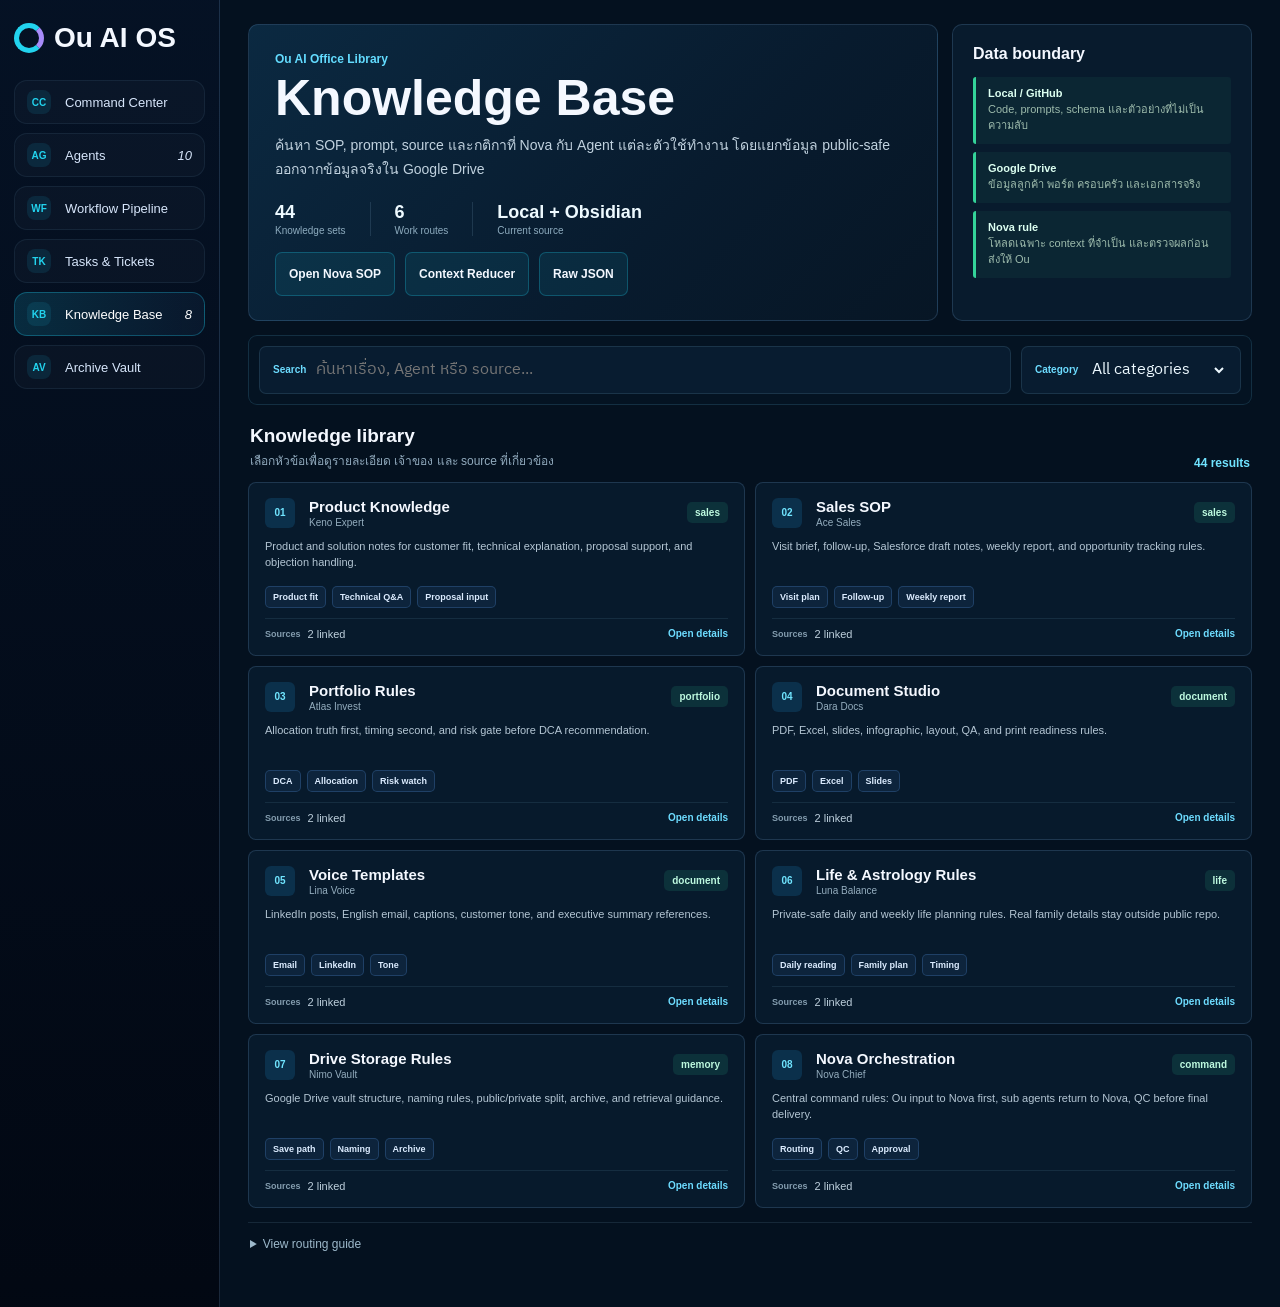
<file: knowledge.html>
<!doctype html>
<html lang="en">
  <head>
    <meta charset="utf-8" />
    <meta name="viewport" content="width=device-width, initial-scale=1" />
    <title>Ou AI Command Office - Knowledge Base</title>
    <style>
      :root {
        color-scheme: dark;
        --bg: #030b16;
        --panel: #071525;
        --line: rgba(119, 171, 217, 0.2);
        --text: #f4f8ff;
        --muted: #9fb1c8;
        --cyan: #22d3ee;
        --green: #34d399;
        --blue: #60a5fa;
        --purple: #a78bfa;
        --gold: #f59e0b;
      }
      * { box-sizing: border-box; }
      body {
        margin: 0;
        min-height: 100vh;
        color: var(--text);
        background:
          radial-gradient(circle at 35% 0%, rgba(32, 220, 255, 0.14), transparent 34%),
          radial-gradient(circle at 90% 70%, rgba(167, 139, 250, 0.13), transparent 30%),
          var(--bg);
        font-family: Inter, "Segoe UI", Arial, sans-serif;
      }
      a { color: inherit; text-decoration: none; }
      .shell {
        min-height: 100vh;
        display: grid;
        grid-template-columns: 220px minmax(0, 1fr);
      }
      .side {
        padding: 22px 14px;
        border-right: 1px solid var(--line);
        background: linear-gradient(180deg, rgba(5, 18, 36, 0.98), rgba(2, 8, 18, 0.98));
      }
      .brand {
        display: flex;
        align-items: center;
        gap: 10px;
        margin-bottom: 26px;
        font-size: 28px;
        font-weight: 900;
      }
      .brand-mark {
        width: 30px;
        height: 30px;
        border: 5px solid var(--cyan);
        border-right-color: var(--purple);
        border-radius: 50%;
      }
      .menu {
        display: grid;
        gap: 9px;
      }
      .menu a {
        display: grid;
        grid-template-columns: 28px 1fr auto;
        align-items: center;
        gap: 10px;
        min-height: 44px;
        padding: 9px 12px;
        border: 1px solid rgba(119, 171, 217, 0.1);
        border-radius: 13px;
        color: #d7e6fb;
        background: rgba(255, 255, 255, 0.025);
        font-size: 13px;
      }
      .menu a.active,
      .menu a:hover {
        border-color: rgba(32, 220, 255, 0.28);
        color: white;
        background: linear-gradient(90deg, rgba(32, 220, 255, 0.14), rgba(96, 165, 250, 0.06));
      }
      .icon {
        display: grid;
        place-items: center;
        width: 24px;
        height: 24px;
        border-radius: 8px;
        color: var(--cyan);
        background: rgba(32, 220, 255, 0.1);
        font-size: 10px;
        font-weight: 900;
      }
      .main {
        min-width: 0;
        padding: 26px;
      }
      .hero {
        display: grid;
        grid-template-columns: minmax(0, 1.35fr) minmax(280px, 0.65fr);
        gap: 18px;
        margin-bottom: 18px;
      }
      .hero-card,
      .guard-card,
      .kb-card,
      .route-card {
        border: 1px solid var(--line);
        border-radius: 18px;
        background:
          radial-gradient(circle at 12% 0%, rgba(32, 220, 255, 0.12), transparent 38%),
          linear-gradient(145deg, rgba(10, 30, 51, 0.86), rgba(4, 14, 27, 0.92));
        box-shadow: 0 22px 58px rgba(0, 0, 0, 0.28);
      }
      .hero-card {
        padding: 24px;
      }
      h1, h2, h3, p { margin: 0; }
      h1 { font-size: clamp(30px, 4vw, 48px); line-height: 1.02; }
      .hero-card p {
        max-width: 760px;
        margin-top: 12px;
        color: var(--muted);
        line-height: 1.6;
      }
      .hero-actions {
        display: flex;
        flex-wrap: wrap;
        gap: 10px;
        margin-top: 18px;
      }
      .hero-actions a {
        padding: 10px 13px;
        border: 1px solid rgba(32, 220, 255, 0.24);
        border-radius: 12px;
        background: rgba(32, 220, 255, 0.08);
        font-weight: 800;
        font-size: 13px;
      }
      .guard-card {
        padding: 18px;
      }
      .guard-card h2 { font-size: 18px; }
      .guard-card ul {
        display: grid;
        gap: 9px;
        margin: 14px 0 0;
        padding: 0;
        list-style: none;
      }
      .guard-card li {
        padding: 10px;
        border: 1px solid rgba(52, 211, 153, 0.16);
        border-radius: 12px;
        color: #cdeadd;
        background: rgba(52, 211, 153, 0.06);
        font-size: 12px;
      }
      .grid {
        display: grid;
        grid-template-columns: repeat(4, minmax(0, 1fr));
        gap: 14px;
      }
      .kb-card {
        min-height: 238px;
        padding: 15px;
        display: grid;
        gap: 12px;
      }
      .kb-card header {
        display: flex;
        justify-content: space-between;
        gap: 10px;
      }
      .kb-card h2 { font-size: 18px; }
      .owner {
        width: max-content;
        padding: 5px 8px;
        border-radius: 999px;
        color: #06111f;
        background: var(--green);
        font-size: 10px;
        font-weight: 900;
      }
      .kb-card p {
        color: #aebfd1;
        font-size: 12px;
        line-height: 1.5;
      }
      .chips {
        display: flex;
        flex-wrap: wrap;
        gap: 6px;
      }
      .chips span {
        padding: 5px 7px;
        border: 1px solid rgba(96, 165, 250, 0.22);
        border-radius: 999px;
        color: #dcecff;
        background: rgba(96, 165, 250, 0.08);
        font-size: 10px;
        font-weight: 800;
      }
      .sources {
        display: grid;
        gap: 5px;
        color: #88a4bb;
        font-size: 11px;
      }
      .routes {
        display: grid;
        grid-template-columns: repeat(6, minmax(0, 1fr));
        gap: 10px;
        margin-top: 18px;
      }
      .synced-section { margin-top: 18px; }
      .synced-heading { margin-bottom: 12px; }
      .synced-heading p { margin-top: 6px; color: var(--muted); }
      .route-card {
        padding: 12px;
      }
      .route-card strong {
        display: block;
        color: var(--cyan);
      }
      .route-card small {
        display: block;
        margin-top: 5px;
        color: var(--muted);
        line-height: 1.4;
      }
      @media (max-width: 1180px) {
        .shell { grid-template-columns: 78px minmax(0, 1fr); }
        .brand span, .menu span:not(.icon), .menu em { display: none; }
        .menu a { grid-template-columns: 1fr; justify-items: center; }
        .hero { grid-template-columns: 1fr; }
        .grid { grid-template-columns: repeat(2, minmax(0, 1fr)); }
        .routes { grid-template-columns: repeat(3, minmax(0, 1fr)); }
      }
      @media (max-width: 720px) {
        .shell { display: block; }
        .side { position: sticky; top: 0; z-index: 3; display: flex; gap: 12px; overflow-x: auto; padding: 12px; }
        .brand { margin: 0; min-width: 120px; }
        .menu { display: flex; }
        .menu a { min-width: 56px; }
        .main { padding: 16px; }
        .grid, .routes { grid-template-columns: 1fr; }
      }
    </style>
    <link rel="stylesheet" href="./ui-polish.css" />
  </head>
  <body class="knowledge-page">
    <div class="shell">
      <aside class="side">
        <a class="brand" href="./"><span class="brand-mark"></span><span>Ou AI OS</span></a>
        <nav class="menu" aria-label="Office navigation">
          <a href="./"><span class="icon">CC</span><span>Command Center</span></a>
          <a href="./team"><span class="icon">AG</span><span>Agents</span><em>10</em></a>
          <a href="./workflow"><span class="icon">WF</span><span>Workflow Pipeline</span></a>
          <a href="./tasks"><span class="icon">TK</span><span>Tasks & Tickets</span></a>
          <a class="active" href="./knowledge"><span class="icon">KB</span><span>Knowledge Base</span><em>8</em></a>
          <a href="https://drive.google.com/drive/folders/1uDn-U5ZFm7yRhoUu9gvdvu2xy3UGS_lU?usp=sharing" target="_blank" rel="noopener"><span class="icon">AV</span><span>Archive Vault</span></a>
        </nav>
      </aside>
      <main class="main">
        <section class="hero">
          <article class="hero-card">
            <span class="page-kicker">Ou AI Office Library</span>
            <h1>Knowledge Base</h1>
            <p>ค้นหา SOP, prompt, source และกติกาที่ Nova กับ Agent แต่ละตัวใช้ทำงาน โดยแยกข้อมูล public-safe ออกจากข้อมูลจริงใน Google Drive</p>
            <div class="kb-summary"><div><strong id="knowledgeTotal">8</strong><span>Knowledge sets</span></div><div><strong>6</strong><span>Work routes</span></div><div><strong id="knowledgeSource">Local</strong><span>Current source</span></div></div>
            <div class="hero-actions">
              <a href="./docs/nova_orchestration_sop.md">Open Nova SOP</a>
              <a href="./docs/nova_context_reducer.md">Context Reducer</a>
              <a href="./data/knowledge_base.json">Raw JSON</a>
            </div>
          </article>
          <aside class="guard-card">
            <h2>Data boundary</h2>
            <ul>
              <li><strong>Local / GitHub</strong><span>Code, prompts, schema และตัวอย่างที่ไม่เป็นความลับ</span></li>
              <li><strong>Google Drive</strong><span>ข้อมูลลูกค้า พอร์ต ครอบครัว และเอกสารจริง</span></li>
              <li><strong>Nova rule</strong><span>โหลดเฉพาะ context ที่จำเป็น และตรวจผลก่อนส่งให้ Ou</span></li>
            </ul>
          </aside>
        </section>
        <section class="kb-tools" aria-label="Knowledge filters"><label class="kb-search"><span>Search</span><input id="kbSearch" type="search" placeholder="ค้นหาเรื่อง, Agent หรือ source..." aria-label="Search knowledge" /></label><label class="kb-select"><span>Category</span><select id="kbFilter" aria-label="Filter knowledge category"><option value="all">All categories</option><option value="command">Command</option><option value="sales">Sales</option><option value="portfolio">Portfolio</option><option value="document">Document</option><option value="life">Life</option><option value="memory">Memory</option></select></label></section>
        <div class="kb-results-head"><div><h2>Knowledge library</h2><p>เลือกหัวข้อเพื่อดูรายละเอียด เจ้าของ และ source ที่เกี่ยวข้อง</p></div><strong id="kbResultCount">8 results</strong></div>
        <section class="grid" id="kbGrid"></section>
        <details class="route-section"><summary>View routing guide</summary><section class="routes" id="routeGrid"></section></details>
        <section class="synced-section" hidden>
          <div class="synced-heading">
            <h2>Synced from Obsidian</h2>
            <p id="obsidianSyncStatus">Loading public-safe notes...</p>
          </div>
          <div class="grid" id="obsidianGrid"></div>
        </section>
        <dialog id="kbDialog" class="kb-dialog"><button type="button" id="kbDialogClose" aria-label="Close knowledge details">Close</button><div id="kbDialogBody"></div></dialog>
      </main>
    </div>
    <script>
      const categories = [
        ["Product Knowledge", "Keno Expert", "sales", "Product and solution notes for customer fit, technical explanation, proposal support, and objection handling.", ["Product fit", "Technical Q&A", "Proposal input"], ["prompts/product_knowledge.md", "02_Sales_ProXES/Proposals/"]],
        ["Sales SOP", "Ace Sales", "sales", "Visit brief, follow-up, Salesforce draft notes, weekly report, and opportunity tracking rules.", ["Visit plan", "Follow-up", "Weekly report"], ["prompts/asm_sales.md", "prompts/customer_follow_up.md"]],
        ["Portfolio Rules", "Atlas Invest", "portfolio", "Allocation truth first, timing second, and risk gate before DCA recommendation.", ["DCA", "Allocation", "Risk watch"], ["prompts/portfolio_agent.md", "data/portfolio_plan.json"]],
        ["Document Studio", "Dara Docs", "document", "PDF, Excel, slides, infographic, layout, QA, and print readiness rules.", ["PDF", "Excel", "Slides"], ["prompts/document_studio.md", "05_Documents_Studio/"]],
        ["Voice Templates", "Lina Voice", "document", "LinkedIn posts, English email, captions, customer tone, and executive summary references.", ["Email", "LinkedIn", "Tone"], ["prompts/linkedin_email.md", "05_Documents_Studio/Templates/"]],
        ["Life & Astrology Rules", "Luna Balance", "life", "Private-safe daily and weekly life planning rules. Real family details stay outside public repo.", ["Daily reading", "Family plan", "Timing"], ["prompts/life_astrology.md", "06_Life_Astrology/"]],
        ["Drive Storage Rules", "Nimo Vault", "memory", "Google Drive vault structure, naming rules, public/private split, archive, and retrieval guidance.", ["Save path", "Naming", "Archive"], ["data/google_drive_structure.md", "99_Archive/"]],
        ["Nova Orchestration", "Nova Chief", "command", "Central command rules: Ou input to Nova first, sub agents return to Nova, QC before final delivery.", ["Routing", "QC", "Approval"], ["prompts/nova_orchestration_system.md", "data/context_manifest.json"]]
      ];
      let knowledgeItems = [...categories];
      const routes = [
        ["command", "Nova routing, morning engine, task classification."],
        ["sales", "Customer, product, proposal, follow-up, weekly report."],
        ["portfolio", "Allocation, DCA, risk, investment review."],
        ["document", "Docs, email, LinkedIn, PDF, Excel, presentation."],
        ["life", "Life planning, reminders, timing, astrology lens."],
        ["memory", "Drive vault, archive, naming, retrieval."]
      ];
      function renderKnowledge() {
        const query = document.querySelector("#kbSearch").value.trim().toLowerCase();
        const filter = document.querySelector("#kbFilter").value;
        const visible = knowledgeItems.filter((item) => (filter === "all" || item[2] === filter) && (!query || item.flat(3).join(" ").toLowerCase().includes(query)));
        document.querySelector("#kbResultCount").textContent = `${visible.length} result${visible.length === 1 ? "" : "s"}`;
        document.querySelector("#kbGrid").innerHTML = visible.map((item, index) => `
        <article class="kb-card" tabindex="0" role="button" data-kb-title="${item[0]}" aria-label="Open ${item[0]} details">
          <header><span class="kb-index">${String(index + 1).padStart(2, "0")}</span><div><h2>${item[0]}</h2><small>${item[1]}</small></div><span class="owner">${item[2]}</span></header>
          <p>${item[3]}</p>
          <div class="chips">${item[4].map((chip) => `<span>${chip}</span>`).join("")}</div>
          <div class="sources"><strong>Sources</strong><span>${item[5].length} linked</span><b>Open details</b></div>
        </article>
        `).join("") || '<p class="empty-state">No matching knowledge found.</p>';
        document.querySelectorAll("[data-kb-title]").forEach((card) => {
          const open = () => {
            const item = knowledgeItems.find((entry) => entry[0] === card.dataset.kbTitle);
            document.querySelector("#kbDialogBody").innerHTML = `<h2>${item[0]}</h2><p>${item[3]}</p><h3>Owner</h3><p>${item[1]}</p><h3>Sources</h3><p>${item[5].join("<br>")}</p>`;
            document.querySelector("#kbDialog").showModal();
          };
          card.addEventListener("click", open);
          card.addEventListener("keydown", (event) => { if (event.key === "Enter" || event.key === " ") open(); });
        });
      }
      document.querySelector("#kbSearch").addEventListener("input", renderKnowledge);
      document.querySelector("#kbFilter").addEventListener("change", renderKnowledge);
      document.querySelector("#kbDialogClose").addEventListener("click", () => document.querySelector("#kbDialog").close());
      renderKnowledge();
      document.querySelector("#routeGrid").innerHTML = routes.map((route) => `
        <article class="route-card"><strong>${route[0]}</strong><small>${route[1]}</small></article>
      `).join("");

      function escapeHtml(value) {
        return String(value ?? "").replace(/[&<>"']/g, (character) => ({
          "&": "&amp;", "<": "&lt;", ">": "&gt;", '"': "&quot;", "'": "&#039;"
        })[character]);
      }

      async function loadObsidianKnowledge() {
        const status = document.querySelector("#obsidianSyncStatus");
        const grid = document.querySelector("#obsidianGrid");
        try {
          const response = await fetch("./data/obsidian_knowledge.json", { cache: "no-store" });
          if (!response.ok) throw new Error(`HTTP ${response.status}`);
          const payload = await response.json();
          status.textContent = `${payload.count} public-safe notes synced at ${new Date(payload.generated_utc).toLocaleString()}`;
          const obsidianItems = payload.notes.map((note) => [
            note.title,
            "Obsidian Vault",
            ({ Agents: "command", Knowledge: "memory", Operations: "command", Prompts: "command", Reference: "memory" })[note.section] || "memory",
            note.summary,
            note.tags || [],
            [note.vault_path]
          ]);
          knowledgeItems = [...categories, ...obsidianItems];
          document.querySelector("#knowledgeTotal").textContent = knowledgeItems.length;
          document.querySelector("#knowledgeSource").textContent = "Local + Obsidian";
          renderKnowledge();
          grid.innerHTML = payload.notes.map((note) => `
            <article class="kb-card">
              <header><h2>${escapeHtml(note.title)}</h2><span class="owner">${escapeHtml(note.section)}</span></header>
              <p>${escapeHtml(note.summary)}</p>
              <div class="chips">${(note.tags || []).map((tag) => `<span>${escapeHtml(tag)}</span>`).join("")}</div>
              <div class="sources"><strong>Obsidian</strong><span>${escapeHtml(note.vault_path)}</span></div>
            </article>
          `).join("");
        } catch (error) {
          status.textContent = "No Obsidian export found. Run sync-obsidian.cmd on the office computer.";
          grid.innerHTML = "";
        }
      }

      loadObsidianKnowledge();
    </script>
  </body>
</html>
</file>
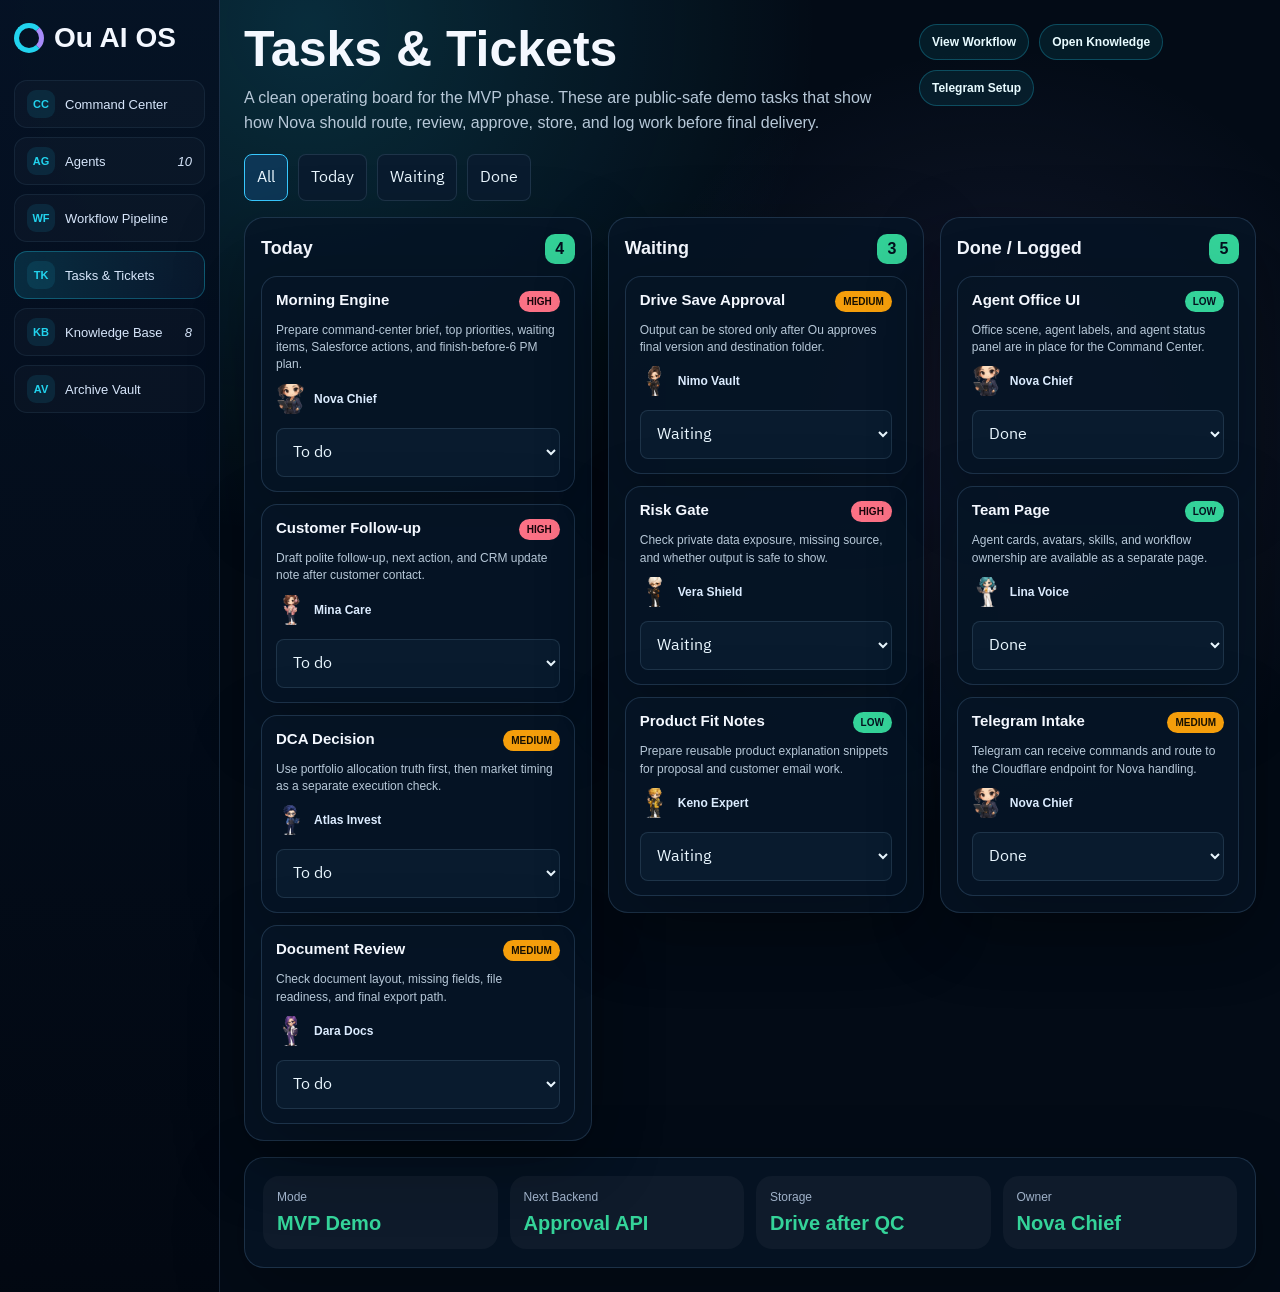
<file: tasks.html>
<!doctype html>
<html lang="en">
  <head>
    <meta charset="utf-8" />
    <meta name="viewport" content="width=device-width, initial-scale=1" />
    <title>Ou AI Command Office - Tasks & Tickets</title>
    <style>
      :root {
        color-scheme: dark;
        --bg: #030b16;
        --panel: rgba(7, 21, 37, 0.84);
        --line: rgba(119, 171, 217, 0.2);
        --text: #f4f8ff;
        --muted: #9fb1c8;
        --cyan: #22d3ee;
        --green: #34d399;
        --blue: #60a5fa;
        --purple: #a78bfa;
        --gold: #f59e0b;
        --red: #fb7185;
      }
      * { box-sizing: border-box; }
      body {
        margin: 0; min-height: 100vh; color: var(--text);
        background:
          radial-gradient(circle at 24% 2%, rgba(32, 220, 255, 0.16), transparent 32%),
          radial-gradient(circle at 78% 34%, rgba(167, 139, 250, 0.11), transparent 30%),
          #030b16;
        font-family: Inter, "Segoe UI", Arial, sans-serif;
      }
      a { color: inherit; text-decoration: none; }
      .shell { min-height: 100vh; display: grid; grid-template-columns: 220px minmax(0, 1fr); }
      .side {
        padding: 22px 14px; border-right: 1px solid var(--line);
        background: linear-gradient(180deg, rgba(5, 18, 36, 0.98), rgba(2, 8, 18, 0.98));
      }
      .brand { display: flex; align-items: center; gap: 10px; margin-bottom: 26px; font-size: 28px; font-weight: 900; }
      .brand-mark { width: 30px; height: 30px; border: 5px solid var(--cyan); border-right-color: var(--purple); border-radius: 50%; }
      .menu { display: grid; gap: 9px; }
      .menu a {
        display: grid; grid-template-columns: 28px 1fr auto; align-items: center; gap: 10px;
        min-height: 44px; padding: 9px 12px; border: 1px solid rgba(119, 171, 217, 0.1);
        border-radius: 13px; color: #d7e6fb; background: rgba(255, 255, 255, 0.025); font-size: 13px;
      }
      .menu a.active, .menu a:hover {
        border-color: rgba(32, 220, 255, 0.28);
        background: linear-gradient(90deg, rgba(32, 220, 255, 0.14), rgba(96, 165, 250, 0.06));
      }
      .icon { display: grid; place-items: center; width: 28px; height: 28px; border-radius: 9px; color: var(--cyan); background: rgba(32, 220, 255, 0.1); font-size: 11px; font-weight: 900; }
      .main { padding: 24px; }
      .top { display: flex; justify-content: space-between; align-items: flex-start; gap: 18px; margin-bottom: 18px; }
      h1, h2, h3, p { margin: 0; }
      h1 { font-size: clamp(30px, 4vw, 50px); line-height: 1; }
      .subtitle { margin-top: 12px; color: var(--muted); max-width: 720px; line-height: 1.55; }
      .actions { display: flex; flex-wrap: wrap; gap: 10px; }
      .actions a {
        padding: 10px 12px; border: 1px solid rgba(32, 220, 255, 0.25); border-radius: 999px;
        background: rgba(32, 220, 255, 0.08); color: #e8fbff; font-size: 12px; font-weight: 800;
      }
      .board { display: grid; grid-template-columns: 1.1fr 1fr 1fr; gap: 16px; align-items: start; }
      .column, .brief, .task {
        border: 1px solid var(--line); border-radius: 20px; background: var(--panel); box-shadow: 0 22px 70px rgba(0,0,0,0.25);
      }
      .column { padding: 16px; display: grid; gap: 12px; }
      .column-header { display: flex; align-items: center; justify-content: space-between; }
      .column-header h2 { font-size: 18px; }
      .count { display: grid; place-items: center; min-width: 30px; height: 30px; border-radius: 10px; color: #04111f; background: var(--green); font-weight: 900; }
      .task { padding: 14px; display: grid; gap: 10px; border-radius: 16px; }
      .task-top { display: flex; justify-content: space-between; gap: 12px; }
      .task h3 { font-size: 15px; }
      .task p { color: var(--muted); font-size: 12px; line-height: 1.45; }
      .agent { display: flex; align-items: center; gap: 8px; color: #dcecff; font-size: 12px; font-weight: 800; }
      .agent img { width: 30px; height: 30px; border-radius: 10px; object-fit: cover; }
      .priority { padding: 5px 8px; border-radius: 999px; font-size: 10px; font-weight: 900; text-transform: uppercase; }
      .high { color: #17040a; background: var(--red); }
      .medium { color: #160f02; background: var(--gold); }
      .low { color: #04111f; background: var(--green); }
      .brief { margin-top: 16px; padding: 18px; display: grid; grid-template-columns: repeat(4, minmax(0, 1fr)); gap: 12px; }
      .brief div { padding: 14px; border-radius: 16px; background: rgba(255,255,255,0.04); }
      .brief span { display: block; color: var(--muted); font-size: 12px; }
      .brief strong { display: block; margin-top: 8px; color: var(--green); font-size: 20px; }
      @media (max-width: 1120px) { .board { grid-template-columns: 1fr; } .brief { grid-template-columns: repeat(2, minmax(0, 1fr)); } }
      @media (max-width: 780px) {
        .shell { display: block; }
        .side { position: sticky; top: 0; z-index: 3; display: flex; gap: 12px; overflow-x: auto; padding: 12px; }
        .brand { margin: 0; min-width: 120px; }
        .menu { display: flex; }
        .menu a { min-width: 56px; grid-template-columns: 1fr; justify-items: center; }
        .menu span:not(.icon), .menu em, .brand span:last-child { display: none; }
        .main { padding: 16px; }
        .top { display: grid; }
        .brief { grid-template-columns: 1fr; }
      }
    </style>
    <link rel="stylesheet" href="./ui-polish.css" />
  </head>
  <body>
    <div class="shell">
      <aside class="side">
        <a class="brand" href="./"><span class="brand-mark"></span><span>Ou AI OS</span></a>
        <nav class="menu" aria-label="Office navigation">
          <a href="./"><span class="icon">CC</span><span>Command Center</span></a>
          <a href="./team.html"><span class="icon">AG</span><span>Agents</span><em>10</em></a>
          <a href="./workflow.html"><span class="icon">WF</span><span>Workflow Pipeline</span></a>
          <a class="active" href="./tasks.html"><span class="icon">TK</span><span>Tasks & Tickets</span></a>
          <a href="./knowledge.html"><span class="icon">KB</span><span>Knowledge Base</span><em>8</em></a>
          <a href="https://drive.google.com/drive/folders/1uDn-U5ZFm7yRhoUu9gvdvu2xy3UGS_lU?usp=sharing" target="_blank" rel="noopener"><span class="icon">AV</span><span>Archive Vault</span></a>
        </nav>
      </aside>
      <main class="main">
        <section class="top">
          <div>
            <h1>Tasks & Tickets</h1>
            <p class="subtitle">A clean operating board for the MVP phase. These are public-safe demo tasks that show how Nova should route, review, approve, store, and log work before final delivery.</p>
          </div>
          <div class="actions">
            <a href="./workflow.html">View Workflow</a>
            <a href="./knowledge.html">Open Knowledge</a>
            <a href="./docs/telegram_nova_setup.md">Telegram Setup</a>
          </div>
        </section>
        <section class="task-tools" aria-label="Task filters"><button class="active" data-task-filter="all">All</button><button data-task-filter="today">Today</button><button data-task-filter="waiting">Waiting</button><button data-task-filter="done">Done</button></section>

        <section class="board" aria-label="Task board">
          <article class="column" data-task-group="today">
            <div class="column-header"><h2>Today</h2><span class="count">4</span></div>
            <div class="task">
              <div class="task-top"><h3>Morning Engine</h3><span class="priority high">high</span></div>
              <p>Prepare command-center brief, top priorities, waiting items, Salesforce actions, and finish-before-6 PM plan.</p>
              <div class="agent"><img src="assets/office-agents/nova-chief.png" alt="Nova Chief" />Nova Chief</div>
            </div>
            <div class="task">
              <div class="task-top"><h3>Customer Follow-up</h3><span class="priority high">high</span></div>
              <p>Draft polite follow-up, next action, and CRM update note after customer contact.</p>
              <div class="agent"><img src="assets/office-agents/mina-care.png" alt="Mina Care" />Mina Care</div>
            </div>
            <div class="task">
              <div class="task-top"><h3>DCA Decision</h3><span class="priority medium">medium</span></div>
              <p>Use portfolio allocation truth first, then market timing as a separate execution check.</p>
              <div class="agent"><img src="assets/office-agents/atlas-invest.png" alt="Atlas Invest" />Atlas Invest</div>
            </div>
            <div class="task">
              <div class="task-top"><h3>Document Review</h3><span class="priority medium">medium</span></div>
              <p>Check document layout, missing fields, file readiness, and final export path.</p>
              <div class="agent"><img src="assets/office-agents/dara-docs.png" alt="Dara Docs" />Dara Docs</div>
            </div>
          </article>

          <article class="column" data-task-group="waiting">
            <div class="column-header"><h2>Waiting</h2><span class="count">3</span></div>
            <div class="task">
              <div class="task-top"><h3>Drive Save Approval</h3><span class="priority medium">medium</span></div>
              <p>Output can be stored only after Ou approves final version and destination folder.</p>
              <div class="agent"><img src="assets/office-agents/nimo-vault.png" alt="Nimo Vault" />Nimo Vault</div>
            </div>
            <div class="task">
              <div class="task-top"><h3>Risk Gate</h3><span class="priority high">high</span></div>
              <p>Check private data exposure, missing source, and whether output is safe to show.</p>
              <div class="agent"><img src="assets/office-agents/vera-shield.png" alt="Vera Shield" />Vera Shield</div>
            </div>
            <div class="task">
              <div class="task-top"><h3>Product Fit Notes</h3><span class="priority low">low</span></div>
              <p>Prepare reusable product explanation snippets for proposal and customer email work.</p>
              <div class="agent"><img src="assets/office-agents/keno-expert.png" alt="Keno Expert" />Keno Expert</div>
            </div>
          </article>

          <article class="column" data-task-group="done">
            <div class="column-header"><h2>Done / Logged</h2><span class="count">5</span></div>
            <div class="task">
              <div class="task-top"><h3>Agent Office UI</h3><span class="priority low">low</span></div>
              <p>Office scene, agent labels, and agent status panel are in place for the Command Center.</p>
              <div class="agent"><img src="assets/office-agents/nova-chief.png" alt="Nova Chief" />Nova Chief</div>
            </div>
            <div class="task">
              <div class="task-top"><h3>Team Page</h3><span class="priority low">low</span></div>
              <p>Agent cards, avatars, skills, and workflow ownership are available as a separate page.</p>
              <div class="agent"><img src="assets/office-agents/lina-voice.png" alt="Lina Voice" />Lina Voice</div>
            </div>
            <div class="task">
              <div class="task-top"><h3>Telegram Intake</h3><span class="priority medium">medium</span></div>
              <p>Telegram can receive commands and route to the Cloudflare endpoint for Nova handling.</p>
              <div class="agent"><img src="assets/office-agents/nova-chief.png" alt="Nova Chief" />Nova Chief</div>
            </div>
          </article>
        </section>

        <section class="brief" aria-label="Task status summary">
          <div><span>Mode</span><strong>MVP Demo</strong></div>
          <div><span>Next Backend</span><strong>Approval API</strong></div>
          <div><span>Storage</span><strong>Drive after QC</strong></div>
          <div><span>Owner</span><strong>Nova Chief</strong></div>
        </section>
      </main>
    </div>
    <script>
      const taskState = JSON.parse(localStorage.getItem("ou-task-status") || "{}");
      document.querySelectorAll(".task").forEach((task, index) => {
        const title = task.querySelector("h3")?.textContent || `Task ${index + 1}`;
        const select = document.createElement("select");
        select.setAttribute("aria-label", `Change status for ${title}`);
        select.innerHTML = '<option value="To do">To do</option><option value="In progress">In progress</option><option value="Waiting">Waiting</option><option value="Done">Done</option>';
        select.value = taskState[title] || (task.closest('[data-task-group="done"]') ? "Done" : task.closest('[data-task-group="waiting"]') ? "Waiting" : "To do");
        select.addEventListener("change", () => { taskState[title] = select.value; localStorage.setItem("ou-task-status", JSON.stringify(taskState)); task.dataset.status = select.value.toLowerCase().replace(" ", "-"); });
        task.appendChild(select); select.dispatchEvent(new Event("change"));
      });
      document.querySelectorAll("[data-task-filter]").forEach((button) => button.addEventListener("click", () => {
        document.querySelectorAll("[data-task-filter]").forEach((item) => item.classList.toggle("active", item === button));
        document.querySelectorAll("[data-task-group]").forEach((group) => { group.hidden = button.dataset.taskFilter !== "all" && group.dataset.taskGroup !== button.dataset.taskFilter; });
      }));
    </script>
  </body>
</html>
</file>
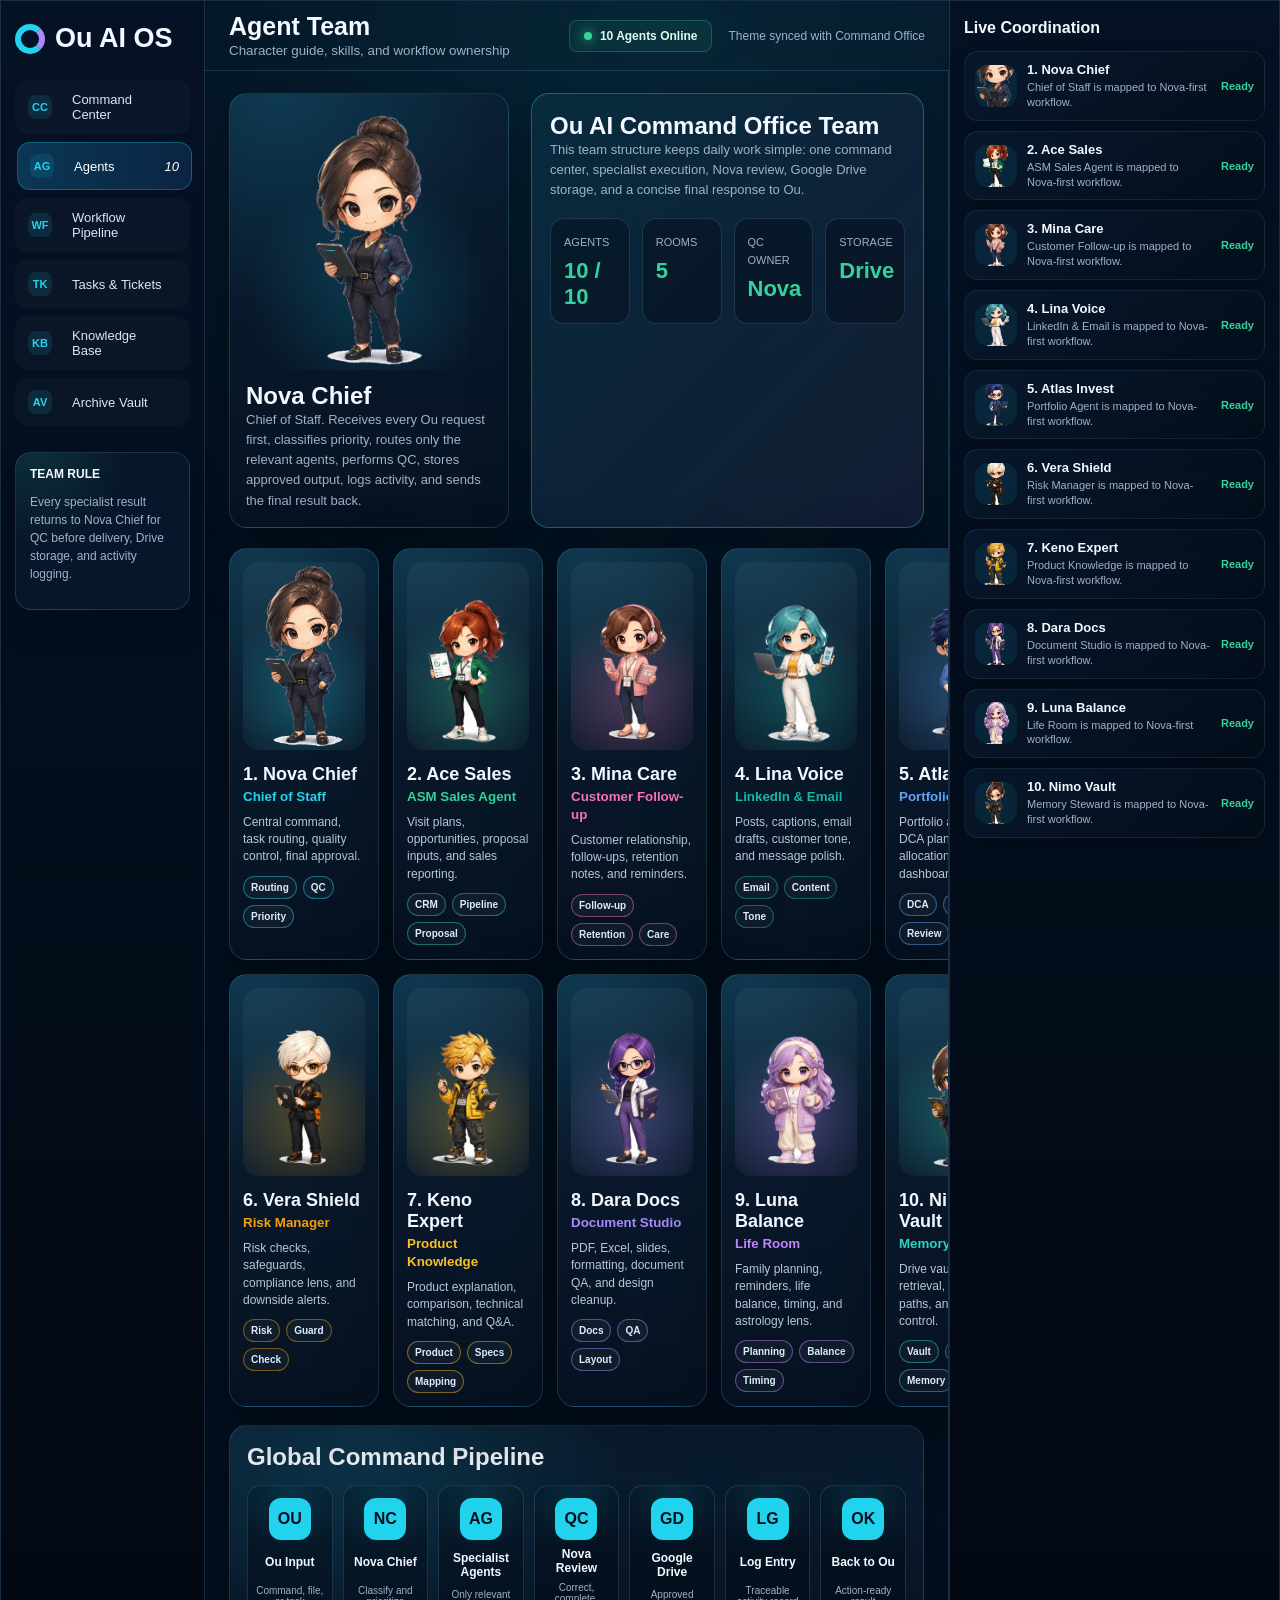
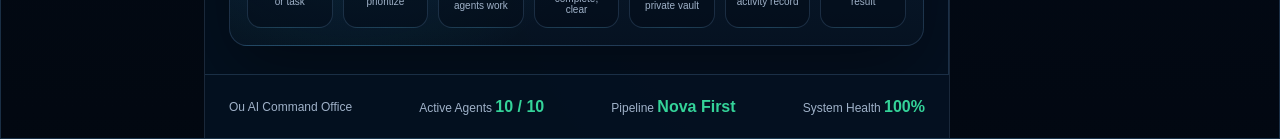
<file: team.html>
<!doctype html>
<html lang="en">
  <head>
    <meta charset="utf-8" />
    <meta name="viewport" content="width=device-width, initial-scale=1" />
    <title>Ou AI Command Office - Agent Team</title>
    <style>
      :root {
        color-scheme: dark;
        --bg: #030b16;
        --panel: #071525;
        --panel-2: #0a1b2f;
        --line: rgba(119, 171, 217, 0.2);
        --line-strong: rgba(32, 220, 255, 0.34);
        --text: #f4f8ff;
        --muted: #9fb1c8;
        --cyan: #22d3ee;
        --green: #34d399;
        --blue: #60a5fa;
        --pink: #f472b6;
        --purple: #a78bfa;
        --gold: #f59e0b;
        --shadow: 0 24px 70px rgba(0, 0, 0, 0.38);
      }

      * { box-sizing: border-box; }

      body {
        margin: 0;
        min-height: 100vh;
        overflow-x: hidden;
        color: var(--text);
        background:
          radial-gradient(circle at 42% 14%, rgba(32, 220, 255, 0.14), transparent 34%),
          radial-gradient(circle at 75% 84%, rgba(167, 139, 250, 0.13), transparent 30%),
          var(--bg);
        font-family: Inter, "Segoe UI", Arial, sans-serif;
      }

      a { color: inherit; text-decoration: none; }

      .os-shell {
        width: 100vw;
        min-height: 100vh;
        display: grid;
        grid-template-columns: 204px minmax(0, 1fr) 330px;
        grid-template-rows: 70px minmax(0, 1fr) 64px;
        background:
          radial-gradient(circle at 52% 0%, rgba(32, 220, 255, 0.1), transparent 38%),
          rgba(4, 16, 32, 0.94);
        border: 1px solid var(--line);
      }

      .side {
        grid-row: 1 / 4;
        padding: 22px 14px;
        border-right: 1px solid var(--line);
        background:
          linear-gradient(180deg, rgba(5, 18, 36, 0.98), rgba(2, 8, 16, 0.98)),
          rgba(4, 14, 27, 0.98);
      }

      .brand {
        display: flex;
        align-items: center;
        gap: 10px;
        margin-bottom: 26px;
        font-size: 27px;
        font-weight: 900;
      }

      .brand-mark {
        width: 30px;
        height: 30px;
        border-radius: 50%;
        border: 6px solid var(--cyan);
        border-right-color: var(--purple);
      }

      .menu {
        display: grid;
        gap: 8px;
      }

      .menu a {
        display: grid;
        grid-template-columns: 34px 1fr auto;
        align-items: center;
        gap: 10px;
        padding: 11px 12px;
        border: 1px solid transparent;
        border-radius: 13px;
        color: #d7e6fb;
        background: rgba(255, 255, 255, 0.025);
        font-size: 13px;
        transition: transform 160ms ease, border-color 160ms ease, background 160ms ease;
      }

      .menu a.active,
      .menu a:hover {
        border-color: rgba(32, 220, 255, 0.28);
        background:
          linear-gradient(90deg, rgba(32, 220, 255, 0.14), rgba(96, 165, 250, 0.06)),
          rgba(32, 132, 255, 0.1);
        color: white;
        transform: translateX(2px);
      }

      .nav-icon {
        width: 24px;
        height: 24px;
        display: grid;
        place-items: center;
        border-radius: 8px;
        background: rgba(32, 220, 255, 0.11);
        color: var(--cyan);
        font-size: 11px;
        font-weight: 900;
      }

      .side-card {
        margin-top: 26px;
        padding: 14px;
        border: 1px solid var(--line);
        border-radius: 16px;
        background:
          radial-gradient(circle at 12% 0%, rgba(52, 211, 153, 0.12), transparent 42%),
          rgba(9, 28, 49, 0.7);
        box-shadow: 0 14px 34px rgba(0, 0, 0, 0.2);
      }

      .side-card h3 {
        margin: 0 0 12px;
        font-size: 12px;
        text-transform: uppercase;
      }

      .side-card p,
      .side-card li {
        color: var(--muted);
        font-size: 12px;
        line-height: 1.5;
      }

      .side-card ul {
        display: grid;
        gap: 7px;
        padding-left: 16px;
        margin: 0;
      }

      .topbar {
        grid-column: 2 / 3;
        display: flex;
        align-items: center;
        justify-content: space-between;
        gap: 20px;
        padding: 0 24px;
        border-bottom: 1px solid var(--line);
      }

      .topbar h1 {
        margin: 0;
        font-size: 25px;
        letter-spacing: 0;
      }

      .topbar small {
        color: var(--muted);
      }

      .status-strip {
        display: flex;
        align-items: center;
        gap: 16px;
        color: var(--muted);
        font-size: 12px;
      }

      .pill {
        display: inline-flex;
        align-items: center;
        gap: 8px;
        padding: 8px 14px;
        border: 1px solid rgba(52, 211, 153, 0.26);
        border-radius: 8px;
        color: #dffbf0;
        background: rgba(52, 211, 153, 0.08);
        font-weight: 800;
      }

      .dot {
        width: 8px;
        height: 8px;
        border-radius: 50%;
        background: var(--green);
        box-shadow: 0 0 12px var(--green);
      }

      .main {
        grid-column: 2 / 3;
        overflow: auto;
        padding: 22px 24px 28px;
        border-right: 1px solid var(--line);
      }

      .team-hero {
        display: grid;
        grid-template-columns: 280px minmax(0, 1fr);
        gap: 22px;
        align-items: stretch;
        margin-bottom: 20px;
      }

      .nova-card,
      .team-card,
      .pipeline {
        border: 1px solid var(--line);
        border-radius: 18px;
        background:
          radial-gradient(circle at 18% 0%, rgba(32, 220, 255, 0.14), transparent 44%),
          linear-gradient(180deg, rgba(12, 32, 53, 0.94), rgba(6, 18, 33, 0.94));
        box-shadow: var(--shadow);
      }

      .nova-card {
        padding: 16px;
        display: grid;
        gap: 12px;
        min-height: 360px;
      }

      .nova-card img {
        width: 100%;
        height: 260px;
        object-fit: contain;
        object-position: bottom center;
        border-radius: 16px;
        background: radial-gradient(circle at 50% 70%, rgba(32, 220, 255, 0.16), transparent 55%);
      }

      .nova-card h2,
      .brief h2,
      .pipeline h2 {
        margin: 0;
        font-size: 24px;
      }

      .nova-card p,
      .brief p {
        margin: 0;
        color: var(--muted);
        font-size: 13px;
        line-height: 1.55;
      }

      .brief {
        padding: 18px;
        border: 1px solid var(--line-strong);
        border-radius: 18px;
        background:
          linear-gradient(135deg, rgba(32, 220, 255, 0.11), rgba(167, 139, 250, 0.07)),
          rgba(7, 21, 37, 0.9);
        box-shadow: 0 22px 60px rgba(0, 0, 0, 0.26);
      }

      .brief-grid {
        display: grid;
        grid-template-columns: repeat(4, minmax(0, 1fr));
        gap: 12px;
        margin-top: 18px;
      }

      .brief-stat {
        padding: 13px;
        border: 1px solid var(--line);
        border-radius: 14px;
        background: rgba(3, 11, 22, 0.42);
      }

      .brief-stat span {
        color: var(--muted);
        font-size: 11px;
        text-transform: uppercase;
      }

      .brief-stat strong {
        display: block;
        margin-top: 8px;
        font-size: 22px;
        color: var(--green);
      }

      .team-grid {
        display: grid;
        grid-template-columns: repeat(5, minmax(150px, 1fr));
        gap: 14px;
      }

      .team-card {
        position: relative;
        overflow: hidden;
        min-height: 336px;
        padding: 13px;
        cursor: pointer;
        transition: transform 160ms ease, border-color 160ms ease, box-shadow 160ms ease;
      }

      .team-card:hover {
        transform: translateY(-3px);
        border-color: var(--agent-color);
        box-shadow: 0 18px 45px color-mix(in srgb, var(--agent-color) 24%, transparent);
      }

      .team-card img {
        width: 100%;
        height: 188px;
        object-fit: contain;
        object-position: bottom center;
        border-radius: 16px;
        background:
          radial-gradient(circle at 50% 72%, color-mix(in srgb, var(--agent-color) 28%, transparent), transparent 58%),
          linear-gradient(180deg, rgba(255, 255, 255, 0.045), rgba(255, 255, 255, 0.015));
      }

      .team-card h3 {
        margin: 10px 0 2px;
        font-size: 18px;
      }

      .team-card small {
        color: var(--agent-color);
        font-weight: 900;
      }

      .team-card p {
        margin: 9px 0 0;
        color: var(--muted);
        font-size: 12px;
        line-height: 1.45;
      }

      .skill-row {
        display: flex;
        flex-wrap: wrap;
        gap: 6px;
        margin-top: 10px;
      }

      .skill-row span {
        padding: 5px 7px;
        border: 1px solid color-mix(in srgb, var(--agent-color) 46%, transparent);
        border-radius: 999px;
        color: #dcecff;
        background: rgba(255, 255, 255, 0.04);
        font-size: 10px;
        font-weight: 800;
      }

      .pipeline {
        margin-top: 18px;
        padding: 17px;
      }

      .pipe-grid {
        display: grid;
        grid-template-columns: repeat(7, minmax(0, 1fr));
        gap: 10px;
        margin-top: 14px;
      }

      .pipe-step {
        display: grid;
        gap: 7px;
        justify-items: center;
        padding: 12px 8px;
        border: 1px solid var(--line);
        border-radius: 14px;
        background:
          radial-gradient(circle at 50% 0%, rgba(32, 220, 255, 0.12), transparent 45%),
          rgba(3, 11, 22, 0.5);
        text-align: center;
      }

      .pipe-step b {
        display: grid;
        place-items: center;
        width: 42px;
        height: 42px;
        border-radius: 12px;
        color: #041020;
        background: var(--cyan);
      }

      .pipe-step strong {
        font-size: 12px;
      }

      .pipe-step small {
        color: var(--muted);
        font-size: 10px;
      }

      .right {
        grid-column: 3 / 4;
        grid-row: 1 / 4;
        padding: 18px 14px;
        background:
          linear-gradient(180deg, rgba(5, 18, 36, 0.98), rgba(2, 8, 18, 0.98)),
          rgba(3, 11, 22, 0.96);
        border-left: 1px solid var(--line);
      }

      .right h2 {
        margin: 0 0 14px;
        font-size: 16px;
      }

      .activity {
        display: grid;
        gap: 10px;
      }

      .activity article {
        display: grid;
        grid-template-columns: 42px 1fr auto;
        gap: 10px;
        align-items: center;
        padding: 10px;
        border: 1px solid rgba(119, 171, 217, 0.12);
        border-radius: 14px;
        background: linear-gradient(145deg, rgba(9, 28, 49, 0.72), rgba(4, 13, 25, 0.72));
        box-shadow: 0 10px 24px rgba(0, 0, 0, 0.14);
      }

      .activity img {
        width: 42px;
        height: 42px;
        border-radius: 13px;
        object-fit: cover;
        background: rgba(32, 220, 255, 0.08);
      }

      .activity strong {
        display: block;
        font-size: 13px;
      }

      .activity p {
        margin: 3px 0 0;
        color: var(--muted);
        font-size: 11px;
        line-height: 1.35;
      }

      .activity small {
        color: var(--green);
        font-size: 11px;
        font-weight: 900;
      }

      .footer {
        grid-column: 2 / 3;
        display: flex;
        align-items: center;
        justify-content: space-between;
        gap: 18px;
        padding: 0 24px;
        border-top: 1px solid var(--line);
        color: var(--muted);
        font-size: 12px;
      }

      .footer strong {
        color: var(--green);
        font-size: 16px;
      }

      @media (max-width: 1180px) {
        .os-shell {
          grid-template-columns: 78px minmax(0, 1fr);
          grid-template-rows: 70px auto auto;
        }
        .side { grid-row: 1 / 4; }
        .brand span,
        .menu a span:not(.nav-icon),
        .menu a em,
        .side-card { display: none; }
        .menu a { grid-template-columns: 1fr; justify-items: center; padding: 10px; }
        .topbar, .main, .footer { grid-column: 2 / 3; }
        .right { display: none; }
        .team-grid { grid-template-columns: repeat(3, minmax(150px, 1fr)); }
        .pipe-grid { grid-template-columns: repeat(4, minmax(0, 1fr)); }
      }

      @media (max-width: 760px) {
        .os-shell {
          display: block;
          width: 100%;
        }
        .side {
          position: sticky;
          top: 0;
          z-index: 10;
          display: flex;
          gap: 12px;
          overflow-x: auto;
          padding: 12px;
        }
        .brand { margin: 0; min-width: 122px; }
        .menu {
          display: flex;
          gap: 8px;
        }
        .menu a {
          min-width: 54px;
        }
        .topbar {
          padding: 16px;
          align-items: flex-start;
        }
        .status-strip { display: none; }
        .main { padding: 14px; }
        .team-hero { grid-template-columns: 1fr; }
        .brief-grid { grid-template-columns: repeat(2, minmax(0, 1fr)); }
        .team-grid { grid-template-columns: repeat(2, minmax(0, 1fr)); }
        .pipe-grid { grid-template-columns: repeat(2, minmax(0, 1fr)); }
        .footer { padding: 16px; flex-wrap: wrap; }
      }
    </style>
    <link rel="stylesheet" href="./ui-polish.css" />
  </head>
  <body>
    <div class="os-shell">
      <aside class="side">
        <a class="brand" href="./"><span class="brand-mark"></span><span>Ou AI OS</span></a>
        <nav class="menu" aria-label="Office navigation">
          <a href="./"><span class="nav-icon">CC</span><span>Command Center</span></a>
          <a class="active" href="./team.html"><span class="nav-icon">AG</span><span>Agents</span><em>10</em></a>
          <a href="./workflow.html"><span class="nav-icon">WF</span><span>Workflow Pipeline</span></a>
          <a href="./tasks.html"><span class="nav-icon">TK</span><span>Tasks & Tickets</span></a>
          <a href="./knowledge.html"><span class="nav-icon">KB</span><span>Knowledge Base</span></a>
          <a href="https://drive.google.com/drive/folders/1uDn-U5ZFm7yRhoUu9gvdvu2xy3UGS_lU?usp=sharing" target="_blank" rel="noopener"><span class="nav-icon">AV</span><span>Archive Vault</span></a>
        </nav>
        <section class="side-card">
          <h3>Team Rule</h3>
          <p>Every specialist result returns to Nova Chief for QC before delivery, Drive storage, and activity logging.</p>
        </section>
      </aside>

      <header class="topbar">
        <div>
          <h1>Agent Team</h1>
          <small>Character guide, skills, and workflow ownership</small>
        </div>
        <div class="status-strip">
          <span class="pill"><span class="dot"></span> 10 Agents Online</span>
          <span>Theme synced with Command Office</span>
        </div>
      </header>

      <main class="main">
        <section class="team-hero">
          <article class="nova-card">
            <img src="assets/office-agents/nova-chief.png" alt="Nova Chief avatar" />
            <div>
              <h2>Nova Chief</h2>
              <p>Chief of Staff. Receives every Ou request first, classifies priority, routes only the relevant agents, performs QC, stores approved output, logs activity, and sends the final result back.</p>
            </div>
          </article>

          <article class="brief">
            <h2>Ou AI Command Office Team</h2>
            <p>This team structure keeps daily work simple: one command center, specialist execution, Nova review, Google Drive storage, and a concise final response to Ou.</p>
            <div class="brief-grid">
              <div class="brief-stat"><span>Agents</span><strong>10 / 10</strong></div>
              <div class="brief-stat"><span>Rooms</span><strong>5</strong></div>
              <div class="brief-stat"><span>QC Owner</span><strong>Nova</strong></div>
              <div class="brief-stat"><span>Storage</span><strong>Drive</strong></div>
            </div>
          </article>
        </section>

        <section class="team-grid" id="teamGrid" aria-label="Agent cards"></section>

        <section class="pipeline" id="workflow">
          <h2>Global Command Pipeline</h2>
          <div class="pipe-grid">
            <div class="pipe-step"><b>OU</b><strong>Ou Input</strong><small>Command, file, or task</small></div>
            <div class="pipe-step"><b>NC</b><strong>Nova Chief</strong><small>Classify and prioritize</small></div>
            <div class="pipe-step"><b>AG</b><strong>Specialist Agents</strong><small>Only relevant agents work</small></div>
            <div class="pipe-step"><b>QC</b><strong>Nova Review</strong><small>Correct, complete, clear</small></div>
            <div class="pipe-step"><b>GD</b><strong>Google Drive</strong><small>Approved private vault</small></div>
            <div class="pipe-step"><b>LG</b><strong>Log Entry</strong><small>Traceable activity record</small></div>
            <div class="pipe-step"><b>OK</b><strong>Back to Ou</strong><small>Action-ready result</small></div>
          </div>
        </section>
      </main>

      <aside class="right">
        <h2>Live Coordination</h2>
        <div class="activity" id="activity"></div>
      </aside>

      <footer class="footer">
        <span>Ou AI Command Office</span>
        <span>Active Agents <strong>10 / 10</strong></span>
        <span>Pipeline <strong>Nova First</strong></span>
        <span>System Health <strong>100%</strong></span>
      </footer>
    </div>

    <script>
      const agents = [
        { no: 1, key: "nova", name: "Nova Chief", role: "Chief of Staff", color: "#22d3ee", avatar: "assets/office-agents/nova-chief.png", duty: "Central command, task routing, quality control, final approval.", skills: ["Routing", "QC", "Priority"] },
        { no: 2, key: "ace", name: "Ace Sales", role: "ASM Sales Agent", color: "#34d399", avatar: "assets/office-agents/ace-sales.png", duty: "Visit plans, opportunities, proposal inputs, and sales reporting.", skills: ["CRM", "Pipeline", "Proposal"] },
        { no: 3, key: "mina", name: "Mina Care", role: "Customer Follow-up", color: "#f472b6", avatar: "assets/office-agents/mina-care.png", duty: "Customer relationship, follow-ups, retention notes, and reminders.", skills: ["Follow-up", "Retention", "Care"] },
        { no: 4, key: "lina", name: "Lina Voice", role: "LinkedIn & Email", color: "#14b8a6", avatar: "assets/office-agents/lina-voice.png", duty: "Posts, captions, email drafts, customer tone, and message polish.", skills: ["Email", "Content", "Tone"] },
        { no: 5, key: "atlas", name: "Atlas Invest", role: "Portfolio Agent", color: "#60a5fa", avatar: "assets/office-agents/atlas-invest.png", duty: "Portfolio analysis, DCA planning, allocation, and dashboards.", skills: ["DCA", "Allocation", "Review"] },
        { no: 6, key: "vera", name: "Vera Shield", role: "Risk Manager", color: "#f59e0b", avatar: "assets/office-agents/vera-shield.png", duty: "Risk checks, safeguards, compliance lens, and downside alerts.", skills: ["Risk", "Guard", "Check"] },
        { no: 7, key: "keno", name: "Keno Expert", role: "Product Knowledge", color: "#fbbf24", avatar: "assets/office-agents/keno-expert.png", duty: "Product explanation, comparison, technical matching, and Q&A.", skills: ["Product", "Specs", "Mapping"] },
        { no: 8, key: "dara", name: "Dara Docs", role: "Document Studio", color: "#a78bfa", avatar: "assets/office-agents/dara-docs.png", duty: "PDF, Excel, slides, formatting, document QA, and design cleanup.", skills: ["Docs", "QA", "Layout"] },
        { no: 9, key: "luna", name: "Luna Balance", role: "Life Room", color: "#c084fc", avatar: "assets/office-agents/luna-balance.png", duty: "Family planning, reminders, life balance, timing, and astrology lens.", skills: ["Planning", "Balance", "Timing"] },
        { no: 10, key: "nimo", name: "Nimo Vault", role: "Memory Steward", color: "#2dd4bf", avatar: "assets/office-agents/nimo-vault.png", duty: "Drive vault, tagging, retrieval, archive paths, and version control.", skills: ["Vault", "Archive", "Memory"] }
      ];

      const teamGrid = document.querySelector("#teamGrid");
      const activity = document.querySelector("#activity");

      teamGrid.innerHTML = agents.map((agent) => `
        <article class="team-card" style="--agent-color:${agent.color}">
          <img src="${agent.avatar}" alt="${agent.name} avatar" />
          <h3>${agent.no}. ${agent.name}</h3>
          <small>${agent.role}</small>
          <p>${agent.duty}</p>
          <div class="skill-row">${agent.skills.map((skill) => `<span>${skill}</span>`).join("")}</div>
        </article>
      `).join("");

      activity.innerHTML = agents.map((agent) => `
        <article>
          <img src="${agent.avatar}" alt="${agent.name}" />
          <div>
            <strong>${agent.no}. ${agent.name}</strong>
            <p>${agent.role} is mapped to Nova-first workflow.</p>
          </div>
          <small>Ready</small>
        </article>
      `).join("");
    </script>
  </body>
</html>
</file>
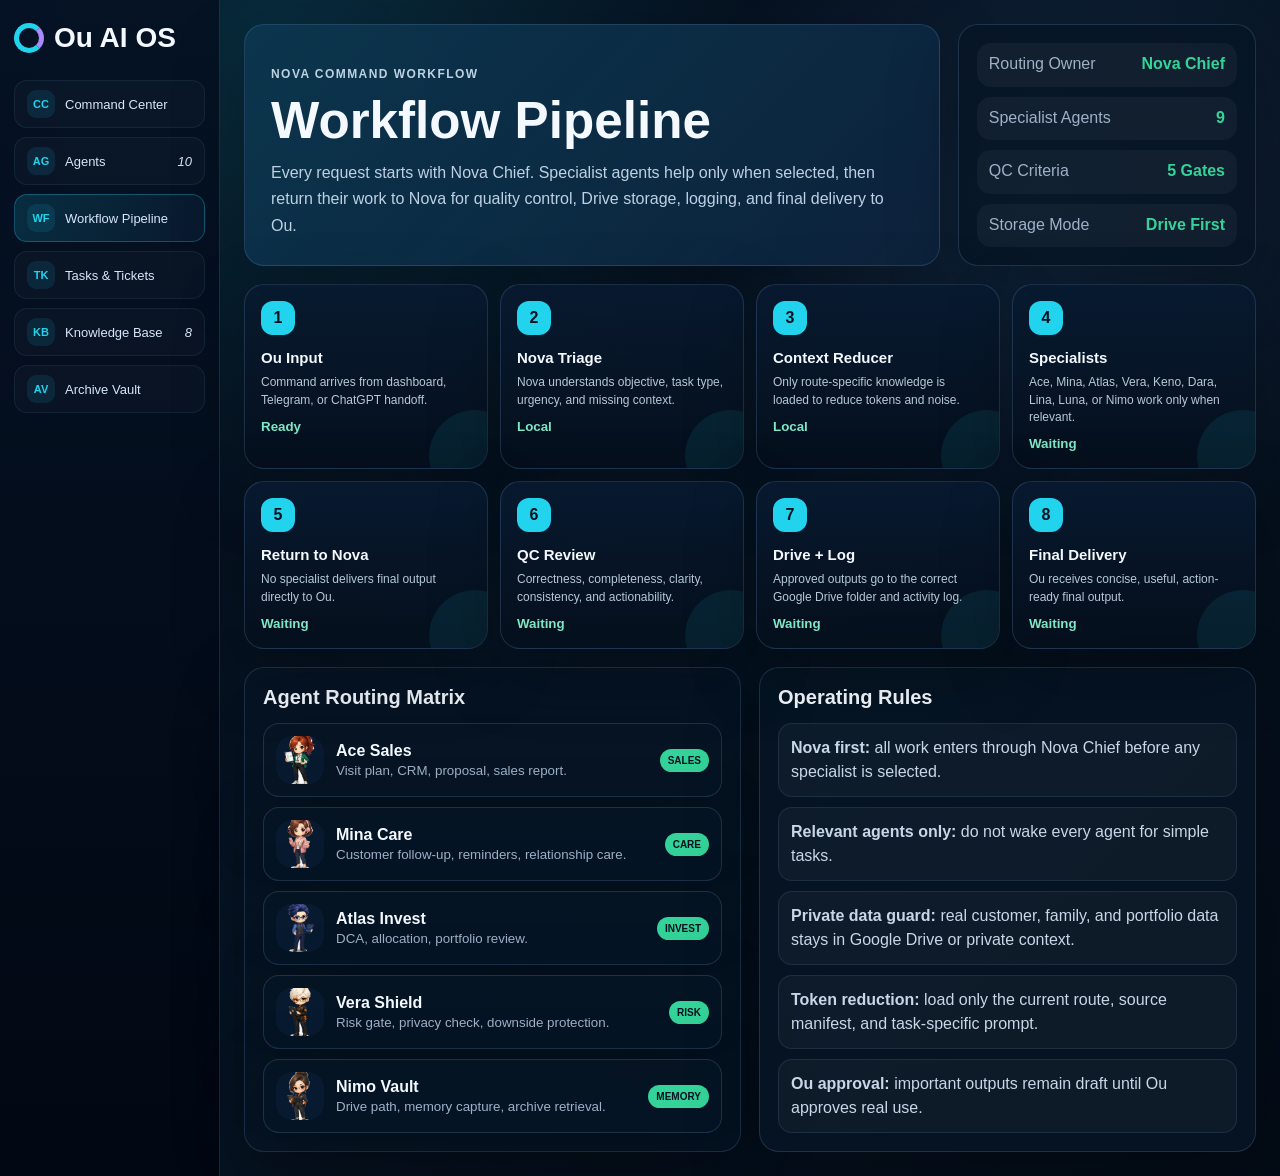
<file: workflow.html>
<!doctype html>
<html lang="en">
  <head>
    <meta charset="utf-8" />
    <meta name="viewport" content="width=device-width, initial-scale=1" />
    <title>Ou AI Command Office - Workflow Pipeline</title>
    <style>
      :root {
        color-scheme: dark;
        --bg: #030b16;
        --panel: rgba(7, 21, 37, 0.82);
        --panel-strong: rgba(9, 28, 50, 0.94);
        --line: rgba(119, 171, 217, 0.2);
        --text: #f4f8ff;
        --muted: #9fb1c8;
        --cyan: #22d3ee;
        --green: #34d399;
        --blue: #60a5fa;
        --purple: #a78bfa;
        --gold: #f59e0b;
      }
      * { box-sizing: border-box; }
      body {
        margin: 0;
        min-height: 100vh;
        color: var(--text);
        background:
          radial-gradient(circle at 22% 4%, rgba(32, 220, 255, 0.16), transparent 32%),
          radial-gradient(circle at 82% 18%, rgba(96, 165, 250, 0.12), transparent 26%),
          linear-gradient(135deg, #020713, #071525 46%, #030b16);
        font-family: Inter, "Segoe UI", Arial, sans-serif;
      }
      a { color: inherit; text-decoration: none; }
      .shell { min-height: 100vh; display: grid; grid-template-columns: 220px minmax(0, 1fr); }
      .side {
        padding: 22px 14px;
        border-right: 1px solid var(--line);
        background: linear-gradient(180deg, rgba(5, 18, 36, 0.98), rgba(2, 8, 18, 0.98));
      }
      .brand { display: flex; align-items: center; gap: 10px; margin-bottom: 26px; font-size: 28px; font-weight: 900; }
      .brand-mark { width: 30px; height: 30px; border: 5px solid var(--cyan); border-right-color: var(--purple); border-radius: 50%; }
      .menu { display: grid; gap: 9px; }
      .menu a {
        display: grid; grid-template-columns: 28px 1fr auto; align-items: center; gap: 10px;
        min-height: 44px; padding: 9px 12px; border: 1px solid rgba(119, 171, 217, 0.1);
        border-radius: 13px; color: #d7e6fb; background: rgba(255, 255, 255, 0.025); font-size: 13px;
      }
      .menu a.active, .menu a:hover {
        border-color: rgba(32, 220, 255, 0.28);
        background: linear-gradient(90deg, rgba(32, 220, 255, 0.14), rgba(96, 165, 250, 0.06));
      }
      .icon { display: grid; place-items: center; width: 28px; height: 28px; border-radius: 9px; color: var(--cyan); background: rgba(32, 220, 255, 0.1); font-size: 11px; font-weight: 900; }
      .main { padding: 24px; }
      .hero {
        display: grid; grid-template-columns: minmax(0, 1.4fr) minmax(280px, 0.6fr); gap: 18px; margin-bottom: 18px;
      }
      .card, .step, .matrix-card, .agent-card {
        border: 1px solid var(--line); border-radius: 20px; background: var(--panel); box-shadow: 0 22px 70px rgba(0, 0, 0, 0.26);
      }
      .hero-card { padding: 26px; background: linear-gradient(135deg, rgba(32, 220, 255, 0.13), rgba(96, 165, 250, 0.05)), var(--panel-strong); }
      .eyebrow { margin: 0 0 10px; color: var(--cyan); font-size: 12px; font-weight: 900; letter-spacing: 0.12em; text-transform: uppercase; }
      h1, h2, h3, p { margin: 0; }
      h1 { font-size: clamp(30px, 4vw, 52px); line-height: 1; }
      .hero-card p { margin-top: 14px; max-width: 760px; color: #bed1e4; line-height: 1.65; }
      .hero-stats { display: grid; gap: 10px; padding: 18px; }
      .stat { display: flex; justify-content: space-between; gap: 14px; padding: 12px; border-radius: 14px; background: rgba(255, 255, 255, 0.04); color: var(--muted); }
      .stat strong { color: var(--green); }
      .pipeline {
        display: grid; grid-template-columns: repeat(8, minmax(130px, 1fr)); gap: 12px; margin-bottom: 18px;
      }
      .step {
        position: relative; min-height: 156px; padding: 16px; overflow: hidden;
        background: linear-gradient(180deg, rgba(8, 26, 48, 0.96), rgba(5, 15, 28, 0.94));
      }
      .step::after {
        content: ""; position: absolute; inset: auto -34px -34px auto; width: 92px; height: 92px; border-radius: 50%;
        background: rgba(32, 220, 255, 0.08);
      }
      .step b { display: grid; place-items: center; width: 34px; height: 34px; border-radius: 12px; color: #04111f; background: var(--cyan); }
      .step h2 { margin-top: 14px; font-size: 15px; }
      .step p { margin-top: 8px; color: var(--muted); font-size: 12px; line-height: 1.45; }
      .matrix { display: grid; grid-template-columns: 1fr 1fr; gap: 18px; }
      .matrix-card { padding: 18px; }
      .matrix-card h2 { font-size: 20px; margin-bottom: 14px; }
      .agent-list { display: grid; gap: 10px; }
      .agent-card {
        display: grid; grid-template-columns: 48px 1fr auto; align-items: center; gap: 12px; padding: 12px; border-radius: 16px;
      }
      .avatar { width: 48px; height: 48px; border-radius: 16px; object-fit: cover; background: #081a2f; }
      .agent-card strong { display: block; }
      .agent-card small { display: block; margin-top: 3px; color: var(--muted); }
      .tag { padding: 6px 8px; border-radius: 999px; color: #04111f; background: var(--green); font-size: 10px; font-weight: 900; text-transform: uppercase; }
      .rule-list { display: grid; gap: 10px; color: #c8d7e7; line-height: 1.5; }
      .rule-list div { padding: 12px; border: 1px solid rgba(119, 171, 217, 0.14); border-radius: 14px; background: rgba(255, 255, 255, 0.035); }
      @media (max-width: 1320px) { .pipeline { grid-template-columns: repeat(4, minmax(0, 1fr)); } }
      @media (max-width: 920px) {
        .shell { display: block; }
        .side { position: sticky; top: 0; z-index: 3; display: flex; gap: 12px; overflow-x: auto; padding: 12px; }
        .brand { margin: 0; min-width: 120px; }
        .menu { display: flex; }
        .menu a { min-width: 56px; grid-template-columns: 1fr; justify-items: center; }
        .menu span:not(.icon), .menu em, .brand span:last-child { display: none; }
        .main { padding: 16px; }
        .hero, .matrix { grid-template-columns: 1fr; }
        .pipeline { grid-template-columns: 1fr; }
      }
    </style>
    <link rel="stylesheet" href="./ui-polish.css" />
  </head>
  <body>
    <div class="shell">
      <aside class="side">
        <a class="brand" href="./"><span class="brand-mark"></span><span>Ou AI OS</span></a>
        <nav class="menu" aria-label="Office navigation">
          <a href="./"><span class="icon">CC</span><span>Command Center</span></a>
          <a href="./team.html"><span class="icon">AG</span><span>Agents</span><em>10</em></a>
          <a class="active" href="./workflow.html"><span class="icon">WF</span><span>Workflow Pipeline</span></a>
          <a href="./tasks.html"><span class="icon">TK</span><span>Tasks & Tickets</span></a>
          <a href="./knowledge.html"><span class="icon">KB</span><span>Knowledge Base</span><em>8</em></a>
          <a href="https://drive.google.com/drive/folders/1uDn-U5ZFm7yRhoUu9gvdvu2xy3UGS_lU?usp=sharing" target="_blank" rel="noopener"><span class="icon">AV</span><span>Archive Vault</span></a>
        </nav>
      </aside>
      <main class="main">
        <section class="hero">
          <article class="card hero-card">
            <p class="eyebrow">Nova command workflow</p>
            <h1>Workflow Pipeline</h1>
            <p>Every request starts with Nova Chief. Specialist agents help only when selected, then return their work to Nova for quality control, Drive storage, logging, and final delivery to Ou.</p>
          </article>
          <aside class="card hero-stats">
            <div class="stat"><span>Routing Owner</span><strong>Nova Chief</strong></div>
            <div class="stat"><span>Specialist Agents</span><strong>9</strong></div>
            <div class="stat"><span>QC Criteria</span><strong>5 Gates</strong></div>
            <div class="stat"><span>Storage Mode</span><strong>Drive First</strong></div>
          </aside>
        </section>

        <section class="pipeline" aria-label="Global workflow pipeline">
          <article class="step" data-flow-step="ready"><b>1</b><h2>Ou Input</h2><p>Command arrives from dashboard, Telegram, or ChatGPT handoff.</p><small class="flow-state">Ready</small></article>
          <article class="step" data-flow-step="local"><b>2</b><h2>Nova Triage</h2><p>Nova understands objective, task type, urgency, and missing context.</p><small class="flow-state">Local</small></article>
          <article class="step" data-flow-step="local"><b>3</b><h2>Context Reducer</h2><p>Only route-specific knowledge is loaded to reduce tokens and noise.</p><small class="flow-state">Local</small></article>
          <article class="step" data-flow-step="waiting"><b>4</b><h2>Specialists</h2><p>Ace, Mina, Atlas, Vera, Keno, Dara, Lina, Luna, or Nimo work only when relevant.</p><small class="flow-state">Waiting</small></article>
          <article class="step"><b>5</b><h2>Return to Nova</h2><p>No specialist delivers final output directly to Ou.</p></article>
          <article class="step"><b>6</b><h2>QC Review</h2><p>Correctness, completeness, clarity, consistency, and actionability.</p></article>
          <article class="step"><b>7</b><h2>Drive + Log</h2><p>Approved outputs go to the correct Google Drive folder and activity log.</p></article>
          <article class="step"><b>8</b><h2>Final Delivery</h2><p>Ou receives concise, useful, action-ready final output.</p></article>
        </section>

        <section class="matrix">
          <article class="matrix-card">
            <h2>Agent Routing Matrix</h2>
            <div class="agent-list">
              <div class="agent-card"><img class="avatar" src="assets/office-agents/ace-sales.png" alt="Ace Sales" /><div><strong>Ace Sales</strong><small>Visit plan, CRM, proposal, sales report.</small></div><span class="tag">Sales</span></div>
              <div class="agent-card"><img class="avatar" src="assets/office-agents/mina-care.png" alt="Mina Care" /><div><strong>Mina Care</strong><small>Customer follow-up, reminders, relationship care.</small></div><span class="tag">Care</span></div>
              <div class="agent-card"><img class="avatar" src="assets/office-agents/atlas-invest.png" alt="Atlas Invest" /><div><strong>Atlas Invest</strong><small>DCA, allocation, portfolio review.</small></div><span class="tag">Invest</span></div>
              <div class="agent-card"><img class="avatar" src="assets/office-agents/vera-shield.png" alt="Vera Shield" /><div><strong>Vera Shield</strong><small>Risk gate, privacy check, downside protection.</small></div><span class="tag">Risk</span></div>
              <div class="agent-card"><img class="avatar" src="assets/office-agents/nimo-vault.png" alt="Nimo Vault" /><div><strong>Nimo Vault</strong><small>Drive path, memory capture, archive retrieval.</small></div><span class="tag">Memory</span></div>
            </div>
          </article>
          <article class="matrix-card">
            <h2>Operating Rules</h2>
            <div class="rule-list">
              <div><strong>Nova first:</strong> all work enters through Nova Chief before any specialist is selected.</div>
              <div><strong>Relevant agents only:</strong> do not wake every agent for simple tasks.</div>
              <div><strong>Private data guard:</strong> real customer, family, and portfolio data stays in Google Drive or private context.</div>
              <div><strong>Token reduction:</strong> load only the current route, source manifest, and task-specific prompt.</div>
              <div><strong>Ou approval:</strong> important outputs remain draft until Ou approves real use.</div>
            </div>
          </article>
        </section>
      </main>
    </div>
    <script>
      const latestRun = JSON.parse(localStorage.getItem("ou-command-history") || "[]")[0];
      document.querySelectorAll(".step").forEach((step, index) => {
        if (!step.querySelector(".flow-state")) {
          const state = document.createElement("small");
          state.className = "flow-state";
          state.textContent = index < 3 && latestRun ? "Local log" : "Waiting";
          step.appendChild(state);
        }
      });
    </script>
  </body>
</html>
</file>
<file: ui-polish.css>
@import url('https://fonts.googleapis.com/css2?family=IBM+Plex+Sans+Thai:wght@400;500;600;700&display=swap');
/* Shared local polish for the Ou AI OS pages. */
html {
  background: #030b16;
}

body, button, input, textarea, select { font-family: "IBM Plex Sans Thai", Inter, system-ui, sans-serif !important; }
.nova-chat-head-actions { display:flex; align-items:center; gap:8px; }
.nova-chat-head-actions button, .nova-chat-actions button { min-height:44px; border:1px solid rgba(72,201,255,.28); border-radius:8px; background:#0a2942; color:#e9f8ff; padding:8px 11px; font:inherit; cursor:pointer; }
.nova-route-meta { display:flex; flex-wrap:wrap; gap:6px; color:#b7cada; font-size:11px; }
.nova-route-meta span { padding:5px 7px; border:1px solid rgba(124,171,204,.18); border-radius:6px; background:rgba(255,255,255,.035); }
.nova-chat-actions { display:grid; grid-template-columns:repeat(2,minmax(0,1fr)); gap:7px; }
.nova-chat-actions[hidden] { display:none; }
.scene-name-fix::after { content:""; position:absolute; inset:-10px -14px; }
.os-feed article:nth-child(n+4) { display:none; }
.os-menu [data-action-title="Data & Insights"], .os-menu [data-action-title="Calendar"], .os-menu [data-action-title="Settings"] { display:none !important; }
.os-feed p, .subtitle, .team-card p, .task p, .step p { color:#b7c8d8 !important; }
.kb-tools, .task-tools { display:flex; gap:10px; margin:0 0 16px; }
.kb-tools input, .kb-tools select, .task-tools button, .task select { min-height:44px; border:1px solid var(--ux-border); border-radius:8px; background:#091b2e; color:#eaf7ff; padding:9px 12px; font:inherit; }
.kb-tools input { flex:1; min-width:0; }
.kb-card[role="button"] { cursor:pointer; }
.kb-dialog { width:min(560px,calc(100% - 28px)); border:1px solid rgba(78,202,255,.3); border-radius:10px; background:#071729; color:#eef9ff; padding:22px; box-shadow:0 30px 80px #000; }
.kb-dialog::backdrop { background:rgba(0,0,0,.72); }
.kb-dialog > button { float:right; min-height:44px; border:1px solid var(--ux-border); border-radius:8px; background:#0a2942; color:#fff; padding:8px 12px; }
.empty-state { color:var(--ux-muted); padding:24px; }
.task-tools button.active { border-color:#38c9ff; background:#0d3655; }
.task select { width:100%; margin-top:4px; }
.flow-state { display:inline-flex; margin-top:10px; color:#7ee7c5; font-weight:700; text-transform:none; }

/* Knowledge workspace */
.knowledge-page { background:#04111f; }
.knowledge-page .main { max-width:1480px; margin:0 auto; padding:24px 28px 40px; }
.knowledge-page .hero { grid-template-columns:minmax(0,1.5fr) minmax(300px,.5fr); gap:14px; margin-bottom:14px; }
.knowledge-page .hero-card, .knowledge-page .guard-card { border-radius:10px; box-shadow:none; }
.knowledge-page .hero-card { padding:24px 26px; background:linear-gradient(135deg,#0b2941,#081b2e 62%,#071625); }
.knowledge-page .page-kicker { color:#63dcff; font-size:12px; font-weight:700; }
.knowledge-page h1 { margin-top:6px; font-size:clamp(32px,4vw,50px) !important; letter-spacing:0; }
.knowledge-page .hero-card > p { max-width:780px; margin-top:10px; font-size:14px; line-height:1.7; color:#c1d2df; }
.knowledge-page .hero-actions { margin-top:16px; }
.knowledge-page .hero-actions a { min-height:44px; display:inline-flex; align-items:center; border-radius:7px; font-size:12px; }
.kb-summary { display:flex; gap:24px; margin-top:20px; }
.kb-summary div { display:grid; gap:2px; padding-right:24px; border-right:1px solid rgba(142,188,216,.16); }
.kb-summary div:last-child { border-right:0; }
.kb-summary strong { color:#eefaff; font-size:18px; }
.kb-summary span { color:#8eacbf; font-size:10px; }
.knowledge-page .guard-card { padding:20px; background:#081b2d; }
.knowledge-page .guard-card h2 { font-size:16px; }
.knowledge-page .guard-card ul { gap:8px; }
.knowledge-page .guard-card li { display:grid; gap:3px; padding:10px 12px; border:0; border-left:3px solid #34d399; border-radius:3px; background:rgba(52,211,153,.055); }
.knowledge-page .guard-card li strong { color:#dcfff1; font-size:11px; }
.knowledge-page .guard-card li span { color:#9dbbac; font-size:11px; line-height:1.45; }
.knowledge-page .kb-tools { position:sticky; top:10px; z-index:15; display:grid; grid-template-columns:minmax(0,1fr) 220px; gap:10px; margin:0 0 20px; padding:10px; border:1px solid rgba(91,171,212,.18); border-radius:9px; background:rgba(5,20,35,.96); backdrop-filter:blur(16px); }
.kb-search, .kb-select { display:grid; grid-template-columns:auto minmax(0,1fr); align-items:center; gap:10px; min-height:48px; padding:0 13px; border:1px solid rgba(120,174,207,.16); border-radius:7px; background:#081c30; }
.kb-search > span, .kb-select > span { color:#6ddcff; font-size:10px; font-weight:700; }
.kb-search input, .kb-select select { width:100%; min-height:44px; padding:0; border:0; outline:0; color:#edf9ff; background:transparent; }
.kb-results-head { display:flex; align-items:end; justify-content:space-between; gap:20px; margin:0 2px 12px; }
.kb-results-head h2 { font-size:19px; }
.kb-results-head p { margin-top:4px; color:#91aabd; font-size:12px; }
.kb-results-head > strong { color:#70e3ff; font-size:12px; }
.knowledge-page #kbGrid { grid-template-columns:repeat(2,minmax(0,1fr)); gap:10px; }
.knowledge-page .kb-card { min-height:0; padding:15px 16px; gap:10px; border-radius:8px; box-shadow:none; background:#071a2c; transition:border-color .18s ease,background .18s ease; }
.knowledge-page .kb-card:hover, .knowledge-page .kb-card:focus-visible { transform:none; border-color:rgba(58,205,255,.55); background:#0a2237; }
.knowledge-page .kb-card header { display:grid; grid-template-columns:34px minmax(0,1fr) auto; align-items:center; }
.kb-index { display:grid; place-items:center; width:30px; height:30px; border-radius:6px; color:#70e5ff; background:#0b304b; font-size:10px; font-weight:700; }
.knowledge-page .kb-card h2 { font-size:15px; }
.knowledge-page .kb-card header small { display:block; margin-top:2px; color:#94adbe; font-size:10px; }
.knowledge-page .owner { border-radius:5px; color:#bdf9df; background:rgba(52,211,153,.12); text-transform:none; }
.knowledge-page .kb-card p { min-height:38px; color:#b4c6d4; font-size:11px; }
.knowledge-page .chips span { border-radius:5px; font-size:9px; }
.knowledge-page .sources { display:flex; align-items:center; gap:7px; padding-top:9px; border-top:1px solid rgba(127,176,207,.12); }
.knowledge-page .sources strong { color:#849daf; font-size:9px; }
.knowledge-page .sources span { color:#bed0dd; }
.knowledge-page .sources b { margin-left:auto; color:#6ddcff; font-size:10px; }
.route-section { margin-top:14px; border-top:1px solid rgba(132,175,202,.14); }
.route-section summary { min-height:44px; padding:14px 2px; color:#9db9cb; font-size:12px; cursor:pointer; }
.knowledge-page .routes { margin-top:0; }
.knowledge-page .synced-section { padding-top:8px; border-top:1px solid rgba(132,175,202,.14); }
button:focus-visible, a:focus-visible, input:focus-visible, textarea:focus-visible, select:focus-visible { outline:3px solid #38c9ff !important; outline-offset:2px; }

@media (max-width: 760px) {
  .knowledge-page .main { padding:12px 12px 86px !important; }
  .knowledge-page .hero { display:block; }
  .knowledge-page .hero-card { padding:18px; }
  .knowledge-page .hero-card > p { font-size:12px; line-height:1.55; }
  .knowledge-page .page-kicker { font-size:10px; }
  .knowledge-page h1 { font-size:34px !important; }
  .knowledge-page .hero-actions { display:grid; grid-template-columns:1fr 1fr; }
  .knowledge-page .hero-actions a:last-child { display:none; }
  .kb-summary { gap:12px; }
  .kb-summary div { flex:1; padding-right:10px; }
  .kb-summary strong { font-size:15px; }
  .knowledge-page .guard-card { margin-top:10px; padding:13px; }
  .knowledge-page .guard-card ul { grid-template-columns:1fr; }
  .knowledge-page .guard-card li:nth-child(n+3) { display:none; }
  .kb-tools { position:sticky; top:8px; z-index:20; padding:8px; background:#061426; border-radius:8px; }
  .knowledge-page .kb-tools { grid-template-columns:1fr; gap:7px; margin-top:12px; }
  .kb-search, .kb-select { grid-template-columns:62px minmax(0,1fr); }
  .knowledge-page .kb-results-head { align-items:start; }
  .knowledge-page .kb-results-head p { display:none; }
  .knowledge-page #kbGrid { grid-template-columns:1fr !important; }
  .knowledge-page .kb-card { padding:13px; }
  .knowledge-page .kb-card p { min-height:0; }
  .knowledge-page .chips { display:none; }
  .knowledge-page .route-section, .knowledge-page .synced-section { display:none; }
  .task-tools { overflow-x:auto; padding-bottom:4px; }
  .task-tools button { flex:0 0 auto; }
  .office-scene { min-height: clamp(300px, 76vw, 390px) !important; overflow:hidden; }
  .office-scene-image { width:112% !important; max-width:none !important; margin-left:-6%; }
  .scene-name-fix { min-height:34px !important; font-size:10px !important; }
  .scene-name-fix::after { inset:-14px -18px; }
  .nova-chat-card.chat-expanded { position:fixed !important; inset:12px 10px 70px !important; z-index:9999; margin:0 !important; display:grid; grid-template-rows:auto auto 1fr auto auto; background:#061426 !important; box-shadow:0 0 0 999px rgba(0,0,0,.72),0 20px 70px #000; }
  .nova-chat-card.chat-expanded .nova-chat-log { max-height:none !important; height:auto; }
  .nova-chat-card.chat-expanded #novaChatExpand::after { content:" / Close"; }
  .os-nav { grid-template-columns:repeat(5,minmax(0,1fr)) !important; }
  .os-nav button { min-height:58px !important; padding:5px 2px !important; display:flex !important; flex-direction:column; justify-content:center; gap:3px; }
  .os-nav button span { display:block !important; font-size:9px !important; line-height:1.1; }
  .os-nav button i { font-size:11px; }
  .os-nav button b { display:none !important; }
  .os-nav button span { position:static !important; visibility:visible !important; opacity:1 !important; width:auto !important; height:auto !important; clip:auto !important; }
  .os-nav button[data-mobile-label] span { display:none !important; }
  .os-nav button[data-mobile-label] { position:relative !important; padding-bottom:16px !important; }
  .os-nav button[data-mobile-label]::after { content:attr(data-mobile-label); position:absolute; left:2px; right:2px; bottom:3px; display:block; color:#b9cddd; font-size:8px; line-height:1; text-align:center; white-space:nowrap; }
  .os-nav button[data-mobile-label] i { display:none !important; }
  .os-nav button[data-mobile-label] { padding:8px 2px !important; }
  .os-nav button[data-mobile-label]::after { position:static; font-size:10px; line-height:1.15; color:#d8e9f7; }
  .team-card { display:grid !important; grid-template-columns:88px minmax(0,1fr); gap:12px; align-items:center; padding:10px !important; }
  .team-card img { width:88px !important; height:88px !important; grid-row:1 / span 4; border-radius:10px !important; }
  .team-card h3, .team-card small, .team-card p, .team-card .skills { grid-column:2; }
  .team-card p { display:-webkit-box; -webkit-line-clamp:2; -webkit-box-orient:vertical; overflow:hidden; }
}

@media (prefers-reduced-motion: reduce) {
  *, *::before, *::after { animation-duration:.01ms !important; animation-iteration-count:1 !important; scroll-behavior:auto !important; transition-duration:.01ms !important; }
}

:root {
  --ux-surface: rgba(8, 22, 38, 0.92);
  --ux-surface-raised: rgba(12, 31, 52, 0.96);
  --ux-border: rgba(135, 177, 211, 0.16);
  --ux-muted: #9fb5c9;
}

body,
.shell,
.os-shell,
.main,
main,
section,
article,
aside,
nav,
div {
  min-width: 0;
}

body {
  font-family: "Leelawadee UI", "Segoe UI", Tahoma, Arial, sans-serif !important;
}

button,
a,
textarea {
  font: inherit;
}

button,
a {
  -webkit-tap-highlight-color: transparent;
}

:focus-visible {
  outline: 2px solid #22d3ee;
  outline-offset: 3px;
}

.ux-quick-actions {
  display: grid;
  grid-template-columns: repeat(2, minmax(0, 1fr));
  gap: 8px;
  margin-top: 14px;
}

.ux-quick-actions button {
  display: grid;
  grid-template-columns: 30px minmax(0, 1fr);
  gap: 9px;
  align-items: center;
  min-height: 58px;
  padding: 9px;
  border: 1px solid var(--ux-border);
  border-radius: 12px;
  color: #eaf7ff;
  background: linear-gradient(145deg, rgba(13, 39, 64, 0.9), rgba(5, 18, 32, 0.92));
  text-align: left;
  cursor: pointer;
  transition: transform 160ms ease, border-color 160ms ease, background 160ms ease;
}

.ux-quick-actions button:hover {
  transform: translateY(-2px);
  border-color: rgba(32, 220, 255, 0.42);
  background: linear-gradient(145deg, rgba(19, 53, 84, 0.96), rgba(7, 24, 42, 0.96));
}

.ux-quick-actions i {
  display: grid;
  place-items: center;
  width: 30px;
  height: 30px;
  border-radius: 9px;
  color: #06111f;
  background: #67e8f9;
  font-size: 9px;
  font-style: normal;
  font-weight: 900;
}

.ux-quick-actions strong,
.ux-quick-actions small {
  display: block;
}

.ux-quick-actions strong {
  font-size: 11px;
}

.ux-quick-actions small {
  margin-top: 3px;
  color: var(--ux-muted);
  font-size: 9px;
}

.ux-section-title {
  display: flex;
  align-items: end;
  justify-content: space-between;
  gap: 12px;
  margin-top: 16px;
}

.ux-section-title span {
  color: #eff9ff;
  font-size: 14px;
  font-weight: 900;
}

.ux-section-title small {
  color: var(--ux-muted);
  font-size: 9px;
}

.reference-dashboard .os-right {
  grid-template-rows: auto auto auto auto auto minmax(160px, 1fr) !important;
}

@media (max-width: 1380px) {
  body {
    height: auto !important;
    min-height: 100vh;
    overflow-x: hidden !important;
    overflow-y: auto !important;
  }

  .page {
    min-height: 100vh !important;
    height: auto !important;
    padding: 0 !important;
  }

  .page > .topbar,
  .page > .main,
  .page > .team-board,
  .page > .footer {
    display: none !important;
  }

  .reference-dashboard {
    position: relative !important;
    inset: auto !important;
    display: block !important;
    min-height: 100vh;
    overflow: visible !important;
    background: #020711;
  }

  .reference-dashboard .os-shell {
    width: 100% !important;
    height: auto !important;
    min-height: 100vh;
    display: grid !important;
    grid-template-columns: 78px minmax(0, 1fr) !important;
    grid-template-rows: 70px auto auto 64px !important;
  }

  .reference-dashboard .os-left {
    grid-column: 1 !important;
    grid-row: 1 / 5 !important;
    padding: 16px 10px !important;
  }

  .reference-dashboard .os-brand {
    justify-content: center;
  }

  .reference-dashboard .os-brand > span:last-child,
  .reference-dashboard .os-menu span,
  .reference-dashboard .os-menu b,
  .reference-dashboard .os-left > div:last-child {
    display: none;
  }

  .reference-dashboard .os-menu button,
  .reference-dashboard .os-menu a {
    grid-template-columns: 1fr !important;
    justify-items: center;
    min-height: 46px;
    padding: 9px !important;
  }

  .reference-dashboard .os-top {
    grid-column: 2 !important;
    grid-row: 1 !important;
  }

  .reference-dashboard .office-core {
    grid-column: 2 !important;
    grid-row: 2 !important;
    width: 100%;
    aspect-ratio: 1792 / 1024;
    min-height: 0;
  }

  .reference-dashboard .os-right {
    grid-column: 2 !important;
    grid-row: 3 !important;
    min-height: 560px;
    overflow-y: auto !important;
    overscroll-behavior: contain;
  }

  .reference-dashboard .os-feed {
    max-height: 360px;
  }

  .reference-dashboard .os-right .nova-chat-card {
    border: 1px solid rgba(52, 211, 153, 0.24);
    background: linear-gradient(145deg, rgba(8, 43, 45, 0.9), rgba(4, 20, 31, 0.94));
  }

  .reference-dashboard .os-right .nova-chat-log {
    max-height: 220px;
  }

  .reference-dashboard .os-bottom {
    grid-column: 2 !important;
    grid-row: 4 !important;
  }
}

@media (max-width: 760px) {
  .reference-dashboard .os-shell {
    display: block !important;
  }

  .reference-dashboard .os-left {
    position: fixed;
    left: 0;
    right: 0;
    bottom: 0;
    top: auto;
    z-index: 30;
    display: block !important;
    padding: 8px 10px calc(8px + env(safe-area-inset-bottom)) !important;
    border-right: 0 !important;
    border-top: 1px solid rgba(132, 169, 190, 0.16);
    border-bottom: 0;
    background: rgba(3, 12, 24, 0.96) !important;
    backdrop-filter: blur(18px);
  }

  .reference-dashboard .os-brand {
    display: none;
  }

  .reference-dashboard .os-mark {
    width: 28px;
    height: 28px;
    border-width: 4px;
  }

  .reference-dashboard .os-menu {
    width: calc(100vw - 20px) !important;
    display: grid !important;
    grid-template-columns: repeat(5, minmax(0, 1fr));
    gap: 4px !important;
    overflow: visible;
  }

  .reference-dashboard .os-menu::-webkit-scrollbar {
    display: none;
  }

  .reference-dashboard .os-menu button,
  .reference-dashboard .os-menu a {
    width: 100%;
    min-height: 40px;
    border-radius: 10px;
    padding: 7px !important;
  }

  .reference-dashboard .os-menu > :nth-child(n + 6) {
    display: none;
  }

  .reference-dashboard .os-menu i {
    width: 24px;
    height: 24px;
  }

  .reference-dashboard .os-top {
    display: flex !important;
    min-height: 82px;
    padding: 14px 16px !important;
  }

  .reference-dashboard .os-top h1 {
    font-size: 20px !important;
  }

  .reference-dashboard .os-top-status {
    display: none !important;
  }

  .reference-dashboard .os-top-status > span:not(.os-pill) {
    display: none;
  }

  .reference-dashboard .os-pill {
    padding: 7px 9px !important;
    font-size: 10px !important;
  }

  .reference-dashboard .office-core {
    position: relative;
    width: 100%;
    min-height: 246px;
    aspect-ratio: 1792 / 1024;
  }

  .reference-dashboard .scene-name-fix {
    min-width: 0 !important;
    min-height: 16px !important;
    padding: 3px 5px !important;
    border-radius: 5px !important;
    font-size: 7px !important;
    box-shadow: 0 2px 7px rgba(0, 0, 0, 0.42) !important;
  }

  .reference-dashboard .scene-name-fix::before {
    width: 11px !important;
    height: 11px !important;
    margin-right: 3px !important;
    border-radius: 3px !important;
    font-size: 6px !important;
  }

  .reference-dashboard .agent-detail {
    display: none;
  }

  .reference-dashboard .os-right {
    display: block !important;
    width: 100% !important;
    max-width: 100% !important;
    min-height: 0 !important;
    padding: 16px 12px 18px !important;
    border-left: 0 !important;
    border-top: 1px solid rgba(132, 169, 190, 0.16);
    overflow: hidden !important;
  }

  .reference-dashboard .os-right > * {
    width: calc(100vw - 24px) !important;
    max-width: calc(100vw - 24px) !important;
  }

  .ux-quick-actions {
    margin-top: 12px;
  }

  .reference-dashboard .os-tabs {
    width: 100%;
    grid-template-columns: repeat(4, minmax(0, 1fr)) !important;
    margin: 12px 0 !important;
  }

  .reference-dashboard .os-tabs button {
    min-width: 0;
    padding-inline: 3px;
    font-size: 9px;
  }

  .reference-dashboard .os-feed {
    max-height: none !important;
    overflow: visible !important;
  }

  .reference-dashboard .os-feed article:nth-of-type(n + 4) {
    display: none;
  }

  .reference-dashboard .os-feed article {
    grid-template-columns: 40px minmax(0, 1fr) !important;
  }

  .reference-dashboard .os-feed article > small {
    grid-column: 2;
    justify-self: start;
  }

  .reference-dashboard .os-right .nova-chat-card {
    width: 100%;
    max-width: 100%;
    margin-top: 16px !important;
    overflow: hidden;
  }

  .reference-dashboard .os-right .nova-chat-log {
    max-height: 300px !important;
  }

  .reference-dashboard .nova-chat-form {
    width: 100%;
    grid-template-columns: minmax(0, 1fr) 58px !important;
  }

  .reference-dashboard .nova-chat-form textarea {
    width: 100%;
    min-width: 0;
    max-width: 100%;
    resize: vertical;
  }

  .reference-dashboard .nova-chat-send {
    width: 58px;
    min-width: 0;
    padding-inline: 4px;
    font-size: 10px;
  }

  .reference-dashboard .nova-chat-log,
  .reference-dashboard .chat-bubble {
    max-width: 100%;
    overflow-wrap: anywhere;
  }

  .reference-dashboard .os-bottom {
    display: grid !important;
    grid-template-columns: repeat(2, minmax(0, 1fr)) !important;
    gap: 10px !important;
    padding: 14px 12px 82px !important;
  }

  .reference-dashboard .os-metric {
    min-height: 58px;
    padding: 10px;
    border: 1px solid rgba(132, 169, 190, 0.12);
    border-radius: 12px;
    background: rgba(255, 255, 255, 0.025);
  }

  .reference-dashboard .os-metric:last-child {
    grid-column: 1 / -1;
  }

  /* Shared secondary-page mobile navigation. */
  .shell,
  .os-shell:not(.reference-dashboard .os-shell) {
    width: 100% !important;
    overflow-x: hidden;
  }

  .shell > .side,
  body > .os-shell > .side {
    position: fixed !important;
    left: 0;
    right: 0;
    bottom: 0;
    top: auto;
    z-index: 30 !important;
    width: 100%;
    display: block !important;
    padding: 8px 10px calc(8px + env(safe-area-inset-bottom)) !important;
    overflow: hidden !important;
    border-right: 0 !important;
    border-top: 1px solid rgba(119, 171, 217, 0.2);
    border-bottom: 0;
    background: rgba(3, 12, 24, 0.96) !important;
    backdrop-filter: blur(18px);
  }

  .shell > .side .brand,
  body > .os-shell > .side .brand,
  .shell > .side .side-card,
  body > .os-shell > .side .side-card {
    display: none !important;
  }

  .shell > .side .menu,
  body > .os-shell > .side .menu {
    width: calc(100vw - 20px) !important;
    display: grid !important;
    grid-template-columns: repeat(5, minmax(0, 1fr));
    gap: 4px !important;
  }

  .shell > .side .menu a,
  body > .os-shell > .side .menu a {
    width: 100%;
    min-width: 0 !important;
    min-height: 48px;
    padding: 7px !important;
    border-radius: 11px !important;
    display: grid !important;
    place-items: center;
    color: #d9eaf7 !important;
    font-size: 10px !important;
    line-height: 1.1;
    text-align: center;
  }

  .shell > .side .menu > :nth-child(n + 6),
  body > .os-shell > .side .menu > :nth-child(n + 6) {
    display: none !important;
  }

  .shell > .side .menu a span:not(.icon):not(.nav-icon),
  body > .os-shell > .side .menu a span:not(.icon):not(.nav-icon),
  .shell > .side .menu em,
  body > .os-shell > .side .menu em {
    display: none !important;
  }

  .shell > .side .menu a .icon,
  .shell > .side .menu a .nav-icon,
  body > .os-shell > .side .menu a .icon,
  body > .os-shell > .side .menu a .nav-icon {
    display: none !important;
  }

  .shell > .side .menu a::after,
  body > .os-shell > .side .menu a::after { display:block; }
  .shell > .side .menu a:nth-child(1)::after,
  body > .os-shell > .side .menu a:nth-child(1)::after { content:"Command"; }
  .shell > .side .menu a:nth-child(2)::after,
  body > .os-shell > .side .menu a:nth-child(2)::after { content:"Agents"; }
  .shell > .side .menu a:nth-child(3)::after,
  body > .os-shell > .side .menu a:nth-child(3)::after { content:"Workflow"; }
  .shell > .side .menu a:nth-child(4)::after,
  body > .os-shell > .side .menu a:nth-child(4)::after { content:"Tasks"; }
  .shell > .side .menu a:nth-child(5)::after,
  body > .os-shell > .side .menu a:nth-child(5)::after { content:"Knowledge"; }

  .main {
    width: 100%;
    padding: 14px 14px 86px !important;
    overflow-x: hidden;
  }

  .main > * {
    width: calc(100vw - 28px) !important;
    max-width: calc(100vw - 28px) !important;
  }

  .nova-card p,
  .brief p,
  .hero-card p,
  .kb-card p,
  .route-card p {
    max-width: 100%;
    white-space: normal !important;
    overflow-wrap: anywhere;
  }

  .team-hero,
  .hero,
  .top,
  .hero-card,
  .guard-card,
  .nova-card,
  .team-intro,
  .team-grid,
  .grid,
  .routes,
  .board,
  .matrix,
  .pipeline {
    width: 100% !important;
    max-width: 100% !important;
    overflow: hidden;
  }

  .actions,
  .hero-actions {
    width: 100%;
    display: flex;
    flex-wrap: wrap;
  }

  .actions a,
  .hero-actions a {
    max-width: 100%;
    white-space: normal;
  }

  h1 {
    font-size: clamp(30px, 10vw, 42px) !important;
    overflow-wrap: anywhere;
  }

  p,
  small,
  strong,
  span {
    overflow-wrap: anywhere;
  }

  .team-grid,
  .grid,
  .routes,
  .board,
  .matrix,
  .pipeline {
    grid-template-columns: 1fr !important;
  }

  .team-hero,
  .hero,
  .top {
    grid-template-columns: 1fr !important;
  }

  .brief-grid,
  .brief {
    grid-template-columns: repeat(2, minmax(0, 1fr)) !important;
  }

  .kb-card,
  .route-card,
  .task,
  .step,
  .agent-card,
  .member-card {
    max-width: 100%;
  }
}

@media (max-width: 430px) {
  .ux-section-title small {
    display: none;
  }

  .brief-grid,
  .brief {
    grid-template-columns: 1fr !important;
  }

  .reference-dashboard .os-top {
    align-items: flex-start !important;
    gap: 8px;
  }

  .reference-dashboard .os-top small {
    display: block;
    margin-top: 5px;
  }

  .ux-quick-actions {
    grid-template-columns: 1fr 1fr;
  }

  .ux-quick-actions button {
    grid-template-columns: 26px minmax(0, 1fr);
    min-height: 54px;
    padding: 8px;
  }

  .ux-quick-actions i {
    width: 26px;
    height: 26px;
  }
}
</file>
